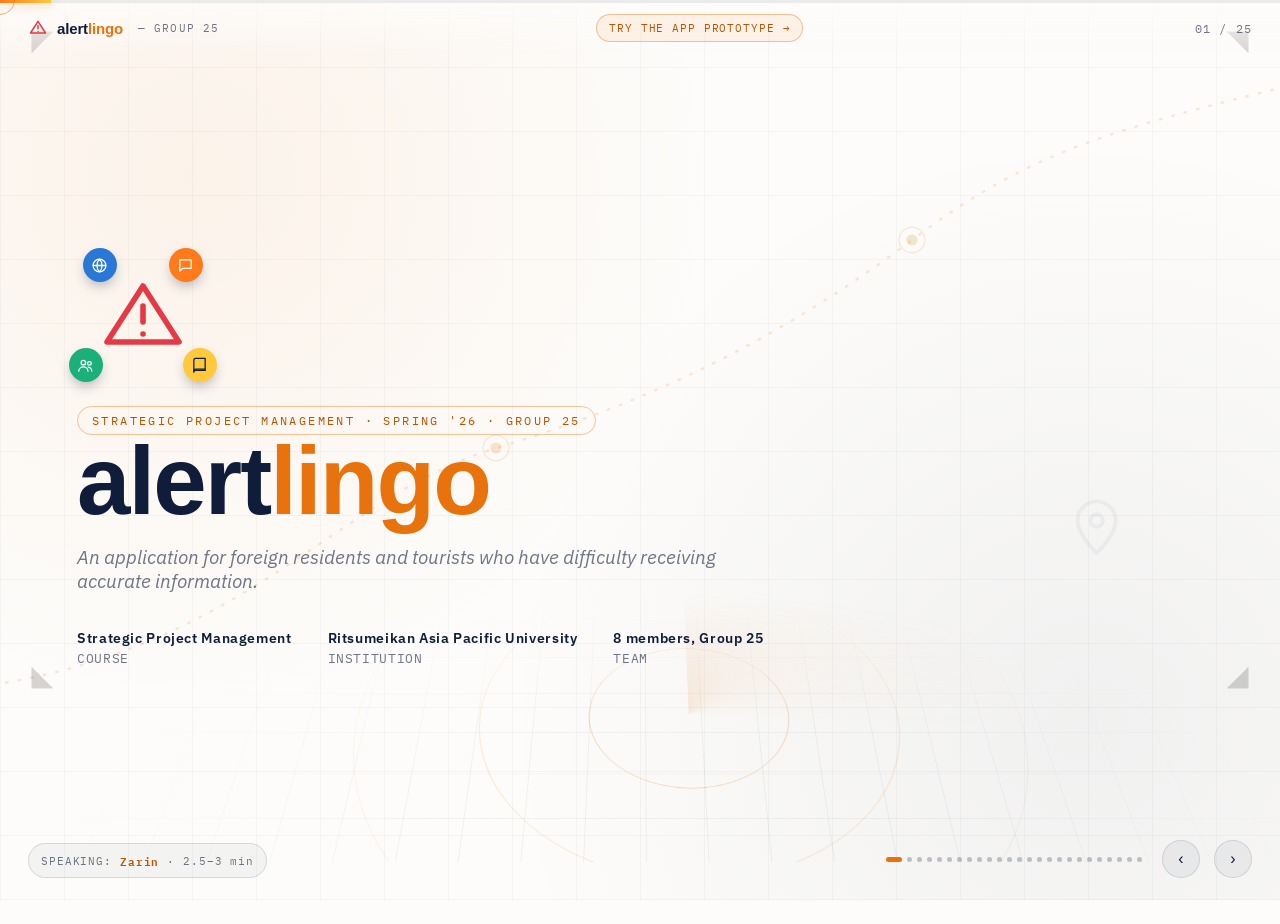
<file: index.html>
<!DOCTYPE html>
<html lang="en">
<head>
<meta charset="UTF-8">
<title>alertlingo — Group 25</title>
<meta name="description" content="alertlingo — a multilingual disaster-alert app for foreign residents and tourists in Japan. Strategic Project Management, Group 25.">
<meta name="viewport" content="width=device-width, initial-scale=1.0">
<link rel="icon" href="data:image/svg+xml,%3Csvg xmlns='http://www.w3.org/2000/svg' viewBox='0 0 100 100'%3E%3Crect width='100' height='100' rx='22' fill='%230F1D3A'/%3E%3Cpath d='M50 15 88 82H12z' fill='none' stroke='%23E63946' stroke-width='6' stroke-linejoin='round'/%3E%3Cpath d='M50 40v18M50 66h.01' stroke='%23E63946' stroke-width='6' stroke-linecap='round'/%3E%3C/svg%3E">
<meta property="og:type" content="website">
<meta property="og:title" content="alertlingo — Group 25">
<meta property="og:description" content="A Japan where no foreigner is left behind in a disaster — because language was never a barrier to survival.">
<meta property="og:image" content="https://farhan-rafin.github.io/safebridge-japan-deck/og-image.png">
<meta name="twitter:card" content="summary_large_image">
<link rel="preconnect" href="https://fonts.googleapis.com">
<link href="https://fonts.googleapis.com/css2?family=Archivo+Expanded:wght@600;700;800&family=IBM+Plex+Sans:wght@400;500;600;700&family=IBM+Plex+Mono:wght@400;500;600&display=swap" rel="stylesheet">
<style>
:root{
  --navy:#0F1D3A;
  --navy-2:#152647;
  --orange:#E8720C;
  --orange-bright:#FF7A1A;
  --orange-dark:#B85400;
  --gold:#B98A00;
  --gold-bright:#FFC93C;
  --red:#C0392B;
  --red-bright:#E63946;
  --paper:#F7F5F0;
  --bg:#FDFCFA;
  --ink:#0F1D3A;
  --white:#FFFFFF;
  --mist:rgba(15,29,58,0.60);
  --line:rgba(15,29,58,0.12);
  --font-display:'Archivo Expanded', sans-serif;
  --font-body:'IBM Plex Sans', sans-serif;
  --font-mono:'IBM Plex Mono', monospace;
  /* legacy aliases so every existing component reads the new brand automatically */
  --green:var(--orange); --green-bright:var(--orange-bright); --green-dark:var(--orange-dark);
  --amber:var(--gold); --amber-bright:var(--gold-bright);
}
*{box-sizing:border-box; margin:0; padding:0;}
html,body{
  background:var(--bg);
  color:var(--ink);
  font-family:var(--font-body);
  overflow:hidden;
  height:100%;
  width:100%;
}
body{
  background-image:
    radial-gradient(circle at 15% 20%, rgba(232,114,12,0.07), transparent 40%),
    radial-gradient(circle at 85% 80%, rgba(15,29,58,0.05), transparent 45%),
    repeating-linear-gradient(90deg, rgba(15,29,58,0.035) 0px, rgba(15,29,58,0.035) 1px, transparent 1px, transparent 64px),
    repeating-linear-gradient(0deg, rgba(15,29,58,0.035) 0px, rgba(15,29,58,0.035) 1px, transparent 1px, transparent 64px);
}

/* ===== chrome ===== */
#topbar{
  position:fixed; top:0; left:0; right:0; height:56px; z-index:50;
  display:flex; align-items:center; justify-content:space-between;
  padding:0 28px; background:linear-gradient(180deg, rgba(253,252,250,0.94), rgba(253,252,250,0));
  pointer-events:none;
}
#brandmark{
  display:flex; align-items:center; gap:9px; font-family:var(--font-display); font-weight:800; font-size:15px; letter-spacing:-0.01em;
}
#brandmark .bmark{width:20px;height:20px;flex-shrink:0;}
#brandmark .lingo{color:var(--orange);}
#brandmark .grp{font-family:var(--font-mono); font-weight:400; font-size:11px; letter-spacing:0.1em; color:var(--mist); margin-left:6px;}
#counter{font-family:var(--font-mono); font-size:12px; letter-spacing:0.1em; color:var(--mist);}
#routewrap{position:fixed; top:0; left:0; right:0; height:3px; z-index:60; background:rgba(15,29,58,0.08);}
#routefill{height:100%; width:0%; background:linear-gradient(90deg, var(--orange-bright), var(--gold-bright)); transition:width .5s cubic-bezier(.65,0,.35,1); box-shadow:0 0 12px rgba(232,114,12,.6);}

#bgDecor{position:fixed; inset:0; z-index:1; pointer-events:none;}

#nav{
  position:fixed; bottom:22px; right:28px; z-index:50;
  display:flex; align-items:center; gap:14px;
}
.navbtn{
  width:38px;height:38px;border-radius:50%;border:1px solid var(--line);
  background:rgba(15,29,58,0.05); color:var(--ink); cursor:pointer;
  display:flex;align-items:center;justify-content:center; font-size:16px;
  transition:all .2s ease;
}
.navbtn:hover{background:var(--orange); border-color:var(--orange); color:var(--white);}
#dots{display:flex; gap:5px; align-items:center; margin:0 6px; max-width:260px; overflow:hidden;}
.dotnav{width:5px;height:5px;border-radius:50%;background:rgba(15,29,58,0.25); transition:all .25s ease; flex-shrink:0;}
.dotnav.active{background:var(--orange); width:16px; border-radius:3px;}

#appLinkPill{pointer-events:auto; font-family:var(--font-mono); font-size:11px; letter-spacing:0.08em; color:var(--orange-dark); border:1px solid rgba(232,114,12,0.4); background:rgba(232,114,12,0.08); padding:6px 12px; border-radius:20px; text-decoration:none; margin-right:14px;}

#speakerTag{
  position:fixed; bottom:22px; left:28px; z-index:50;
  font-family:var(--font-mono); font-size:11px; letter-spacing:0.08em; color:var(--mist);
  display:flex; align-items:center; gap:8px;
  padding:7px 12px; border:1px solid var(--line); border-radius:20px; background:rgba(15,29,58,0.04);
}
#speakerTag .who{color:var(--orange-dark); font-weight:600;}

/* ===== slides ===== */
#deck{position:relative; width:100%; height:100%;}
.slide{
  position:absolute; inset:0; padding:clamp(70px,10vh,110px) clamp(32px,6vw,90px) clamp(50px,8vh,90px);
  display:flex; flex-direction:column; justify-content:center;
  opacity:0; visibility:hidden; transform:translateY(24px);
  transition:opacity .55s ease, transform .55s cubic-bezier(.2,.8,.2,1), visibility 0s linear .55s;
  overflow-y:auto; overflow-x:hidden; z-index:2;
}
.slide.active{
  opacity:1; visibility:visible; transform:translateY(0);
  transition:opacity .55s ease, transform .55s cubic-bezier(.2,.8,.2,1), visibility 0s;
}
.slide .reveal{opacity:0; transform:translateY(14px); transition:opacity .5s ease, transform .5s ease;}
.slide.active .reveal{opacity:1; transform:translateY(0);}
.slide.active .reveal:nth-child(1){transition-delay:.08s;}
.slide.active .reveal:nth-child(2){transition-delay:.16s;}
.slide.active .reveal:nth-child(3){transition-delay:.24s;}
.slide.active .reveal:nth-child(4){transition-delay:.32s;}
.slide.active .reveal:nth-child(5){transition-delay:.4s;}

.eyebrow{
  font-family:var(--font-mono); font-size:12px; letter-spacing:0.18em; text-transform:uppercase;
  color:var(--orange-dark); display:flex; align-items:center; gap:8px; margin-bottom:14px;
}
.eyebrow::before{content:''; width:22px; height:2px; background:var(--orange-dark);}
h1.title{
  font-family:var(--font-display); font-weight:700; font-size:clamp(26px,3.1vw,40px); line-height:1.12;
  letter-spacing:-0.01em; margin-bottom:16px; max-width:920px;
}
p.lead{font-size:clamp(14px,1.3vw,17px); line-height:1.55; color:var(--mist); max-width:700px; margin-bottom:20px;}

/* icon */
.icn{width:22px;height:22px; stroke:currentColor; fill:none; stroke-width:1.8; stroke-linecap:round; stroke-linejoin:round; flex-shrink:0;}

/* bullet list */
ul.blist{list-style:none; display:flex; flex-direction:column; gap:14px; max-width:760px;}
ul.blist li{display:flex; gap:14px; align-items:flex-start;}
ul.blist .ico-box{width:34px;height:34px;border-radius:9px;background:rgba(232,114,12,0.14); border:1px solid rgba(232,114,12,0.35); display:flex; align-items:center; justify-content:center; color:var(--orange-dark); flex-shrink:0;}
ul.blist .txt b{display:block; font-size:15px; font-weight:600; margin-bottom:2px;}
ul.blist .txt span{font-size:13.5px; color:var(--mist); line-height:1.5;}

/* ===== brand logo mark ===== */
.logomark{display:inline-flex; align-items:center; justify-content:center;}
.logo-orbit{position:relative; width:132px; height:132px; flex-shrink:0;}
.logo-orbit .core{position:absolute; top:18px; left:18px; width:96px; height:96px; color:var(--red-bright); stroke-width:1.4;}
.logo-orbit .sat{position:absolute; width:34px;height:34px;border-radius:50%; display:flex; align-items:center; justify-content:center; color:#fff; box-shadow:0 6px 14px -4px rgba(15,29,58,0.4);}
.logo-orbit .sat svg{width:17px;height:17px;}
.logo-orbit .sat.s1{top:-4px; left:6px; background:#2a78d6;}
.logo-orbit .sat.s2{top:-4px; right:6px; background:var(--orange-bright);}
.logo-orbit .sat.s3{bottom:2px; left:-8px; background:#1baf7a;}
.logo-orbit .sat.s4{bottom:2px; right:-8px; background:var(--gold-bright); color:var(--navy);}
.wordmark{font-family:var(--font-display); font-weight:800; letter-spacing:-0.01em;}
.wordmark .a{color:var(--navy);} .wordmark .l{color:var(--orange);}

/* cover */
.cover-wrap{display:flex; flex-direction:column; align-items:flex-start; justify-content:center; height:100%; position:relative; perspective:1400px;}
.c3d-ground{
  position:absolute; left:-12%; bottom:0; width:124%; height:86%; z-index:-1;
  transform-origin:50% 100%; transform:rotateX(57deg) translateZ(-50px);
  pointer-events:none; overflow:hidden;
  background-image:linear-gradient(rgba(15,29,58,0.055) 1px, transparent 1px), linear-gradient(90deg, rgba(15,29,58,0.055) 1px, transparent 1px);
  background-size:64px 64px;
  -webkit-mask-image:radial-gradient(ellipse 62% 80% at 54% 92%, #000 32%, transparent 76%);
  mask-image:radial-gradient(ellipse 62% 80% at 54% 92%, #000 32%, transparent 76%);
}
.c3d-ground .ring{position:absolute; left:54%; top:66%; border-radius:50%; border:1.5px solid rgba(232,114,12,0.30); transform:translate(-50%,-50%);}
.c3d-ground .ring.r1{width:230px; height:230px;}
.c3d-ground .ring.r2{width:480px; height:480px; border-color:rgba(232,114,12,0.20);}
.c3d-ground .ring.r3{width:760px; height:760px; border-color:rgba(232,114,12,0.12);}
.c3d-ground .sweep{
  position:absolute; left:54%; top:66%; width:760px; height:760px; border-radius:50%;
  transform:translate(-50%,-50%) rotate(0deg);
  background:conic-gradient(from 0deg, rgba(232,114,12,0.14), transparent 26%);
  animation:c3dSweep 10s linear infinite;
}
@keyframes c3dSweep{to{transform:translate(-50%,-50%) rotate(360deg);}}
@media (prefers-reduced-motion:reduce){ .c3d-ground .sweep{animation:none;} }
.cover-top{display:flex; align-items:center; gap:18px; margin-bottom:22px;}
.cover-badge{font-family:var(--font-mono); font-size:12px; letter-spacing:0.2em; color:var(--orange-dark); border:1px solid rgba(232,114,12,0.4); padding:6px 14px; border-radius:20px; transition:transform .12s ease-out; will-change:transform;}
.cover-title{font-family:var(--font-display); font-weight:800; font-size:clamp(48px,8vw,96px); line-height:0.95; letter-spacing:-0.02em; margin-bottom:18px; transition:transform .12s ease-out; transform-style:preserve-3d; will-change:transform;}
.cover-title .a{color:var(--navy);} .cover-title .l{color:var(--orange);}
.cover-tag{font-size:19px; color:var(--mist); font-style:italic; margin-bottom:36px; max-width:640px; transition:transform .12s ease-out; will-change:transform;}
.cover-meta{display:flex; gap:36px; font-family:var(--font-mono); font-size:12.5px; color:var(--mist); letter-spacing:0.05em; transition:transform .12s ease-out; will-change:transform;}
.cover-meta div b{display:block; color:var(--ink); font-size:13.5px; margin-bottom:3px; font-family:var(--font-body); font-weight:600;}

/* team */
.team-grid{display:grid; grid-template-columns:repeat(4,1fr); gap:13px; max-width:1100px;}
.team-card{background:rgba(15,29,58,0.04); border:1px solid var(--line); border-radius:14px; padding:15px; transition:border-color .2s, transform .25s ease; transform-style:preserve-3d;}
.team-card:hover{border-color:var(--orange); transform:perspective(700px) rotateX(5deg) translateY(-4px);}
.team-avatar{width:38px;height:38px;border-radius:50%; background:var(--orange-bright); display:flex;align-items:center;justify-content:center; font-family:var(--font-display); font-weight:700; color:var(--navy); font-size:14px; margin-bottom:10px; overflow:hidden;}
.team-avatar img{width:100%;height:100%;object-fit:cover; display:block;}
.team-name{font-weight:600; font-size:13.5px; margin-bottom:2px;}
.team-role{font-size:10.5px; color:var(--orange-dark); font-family:var(--font-mono); letter-spacing:0.04em; margin-bottom:6px; text-transform:uppercase;}
.team-desc{font-size:11.5px; color:var(--mist); line-height:1.42;}

/* twocol */
.twocol{display:grid; grid-template-columns:1fr 1fr; gap:36px; max-width:1050px;}
.col-card{background:rgba(15,29,58,0.03); border:1px solid var(--line); border-radius:16px; padding:26px;}
.col-card.warn{border-color:rgba(230,57,70,0.35); background:rgba(230,57,70,0.06);}
.col-card.good{border-color:rgba(232,114,12,0.35); background:rgba(232,114,12,0.06);}
.col-head{display:flex; align-items:center; gap:10px; margin-bottom:16px; font-family:var(--font-display); font-weight:700; font-size:17px;}
.col-card.warn .col-head{color:var(--red);}
.col-card.good .col-head{color:var(--orange-dark);}
.col-card ul{list-style:none; display:flex; flex-direction:column; gap:11px;}
.col-card ul li{font-size:14px; color:var(--mist); padding-left:16px; position:relative; line-height:1.5;}
.col-card ul li::before{content:''; position:absolute; left:0; top:7px; width:6px;height:6px;border-radius:50%;background:currentColor; opacity:.6;}

/* feature grid */
.fgrid{display:grid; grid-template-columns:repeat(var(--cols,3), 1fr); gap:16px; max-width:1100px;}
.fcard{background:rgba(15,29,58,0.04); border:1px solid var(--line); border-radius:16px; padding:22px; transition:transform .25s ease, border-color .2s, box-shadow .25s ease; transform-style:preserve-3d;}
.fcard:hover{transform:perspective(800px) rotateX(6deg) translateY(-5px); border-color:var(--orange); box-shadow:0 16px 30px -18px rgba(15,29,58,0.35);}
.fcard .ico-box{width:44px;height:44px;border-radius:11px; background:rgba(232,114,12,0.15); border:1px solid rgba(232,114,12,0.35); display:flex;align-items:center;justify-content:center; color:var(--orange-dark); margin-bottom:16px;}
.fcard h3{font-family:var(--font-display); font-size:16px; font-weight:700; margin-bottom:8px;}
.fcard p{font-size:13.5px; color:var(--mist); line-height:1.55;}
.fcard .tag{display:inline-block; margin-top:12px; font-family:var(--font-mono); font-size:10.5px; letter-spacing:0.06em; color:var(--gold); border:1px solid rgba(185,138,0,0.35); padding:3px 9px; border-radius:12px;}

/* persona */
.persona-wrap{display:flex; gap:44px; align-items:center; max-width:1100px;}
.persona-card{width:280px; flex-shrink:0; background:rgba(15,29,58,0.05); border:1px solid var(--line); border-radius:20px; padding:28px; text-align:center;}
.persona-avatar{width:84px;height:84px;border-radius:50%; margin:0 auto 16px; background:linear-gradient(135deg,var(--orange),var(--orange-dark)); display:flex;align-items:center;justify-content:center; font-family:var(--font-display); font-size:30px; font-weight:800; color:#fff;}
.persona-name{font-family:var(--font-display); font-size:22px; font-weight:700;}
.persona-sub{font-size:12.5px; color:var(--orange-dark); font-family:var(--font-mono); margin:4px 0 18px;}
.persona-stats{display:flex; flex-direction:column; gap:9px; text-align:left; font-size:12.5px; color:var(--mist); border-top:1px solid var(--line); padding-top:16px;}
.persona-stats b{color:var(--ink); font-weight:600;}
.persona-chips{flex:1;}
.persona-chips h4{font-family:var(--font-mono); font-size:11px; letter-spacing:0.12em; text-transform:uppercase; color:var(--red); margin-bottom:14px;}
.chip-row{display:flex; flex-wrap:wrap; gap:9px;}
.chip{font-size:13px; padding:9px 14px; border-radius:20px; background:rgba(230,57,70,0.08); border:1px solid rgba(230,57,70,0.3); color:var(--mist);}
.note-box{display:flex; gap:10px; align-items:flex-start; font-size:11.5px; color:var(--mist); background:rgba(15,29,58,0.04); border:1px solid var(--line); border-radius:10px; padding:10px 14px; margin-top:18px; max-width:1100px;}

/* journey */
.journey{position:relative; max-width:1100px; padding-top:20px;}
.journey-line{position:relative; height:2px; background:var(--line); margin:0 20px 40px; border-radius:2px; overflow:visible;}
.journey-line .fill{position:absolute; top:0; left:0; height:100%; width:0%; background:linear-gradient(90deg,var(--orange-bright),var(--gold-bright)); border-radius:2px;}
.journey-steps{display:grid; grid-template-columns:repeat(5,1fr); gap:14px;}
.journey-steps.n4{grid-template-columns:repeat(4,1fr);}
.jstep{text-align:left; position:relative;}
.jstep .num{width:34px;height:34px;border-radius:50%; background:var(--bg); border:2px solid var(--orange); color:var(--orange-dark); display:flex;align-items:center;justify-content:center; font-family:var(--font-mono); font-weight:600; font-size:13px; margin-bottom:12px;}
.jstep h4{font-size:13.5px; font-weight:600; margin-bottom:6px;}
.jstep p{font-size:12px; color:var(--mist); line-height:1.5;}

/* stakeholder list */
.sh-groups{display:flex; gap:40px; max-width:1100px;}
.sh-col{flex:1;}
.sh-col h3{font-family:var(--font-display); font-size:16px; margin-bottom:16px; display:flex; align-items:center; gap:8px;}
.sh-col.primary h3{color:var(--orange-dark);}
.sh-col.secondary h3{color:var(--gold);}
.sh-chip{display:flex; align-items:center; gap:12px; padding:13px 16px; background:rgba(15,29,58,0.04); border:1px solid var(--line); border-radius:12px; margin-bottom:10px; font-size:13.5px;}
.sh-chip .ico-box{width:30px;height:30px;border-radius:8px; display:flex;align-items:center;justify-content:center; flex-shrink:0;}
.sh-col.primary .ico-box{background:rgba(232,114,12,.15); color:var(--orange-dark);}
.sh-col.secondary .ico-box{background:rgba(185,138,0,.15); color:var(--gold);}

/* table */
table.dtable{width:100%; max-width:1130px; border-collapse:collapse; font-size:13px;}
table.dtable th{font-family:var(--font-mono); text-transform:uppercase; letter-spacing:0.06em; font-size:10.5px; color:var(--orange-dark); text-align:left; padding:10px 14px; border-bottom:2px solid rgba(232,114,12,.4);}
table.dtable td{padding:12px 14px; border-bottom:1px solid var(--line); color:var(--mist); vertical-align:top; line-height:1.45;}
table.dtable tr td:first-child{color:var(--ink); font-weight:600;}
table.dtable.compact th{padding:7px 12px;}
table.dtable.compact td{padding:8px 12px; line-height:1.35;}
.pill{display:inline-block; font-size:10.5px; font-family:var(--font-mono); padding:3px 9px; border-radius:10px; letter-spacing:.04em;}
.pill.high{background:rgba(230,57,70,.18); color:#ff8a93; border:1px solid rgba(230,57,70,.4);}
.pill.med{background:rgba(185,138,0,.18); color:var(--gold); border:1px solid rgba(185,138,0,.4);}
.pill.low{background:rgba(232,114,12,.18); color:var(--orange-bright); border:1px solid rgba(232,114,12,.4);}
.pill.reduce{background:rgba(232,114,12,.18); color:var(--orange-bright); border:1px solid rgba(232,114,12,.4);}
.pill.accept{background:rgba(42,120,214,.18); color:#6fa8ea; border:1px solid rgba(42,120,214,.4);}
.pill.transfer{background:rgba(15,29,58,.5); color:#c9d2e6; border:1px solid rgba(15,29,58,.7);}

/* phases */
.phase-row{display:grid; grid-template-columns:1fr 1fr; gap:22px; max-width:1100px;}
.phase-row.n1{grid-template-columns:1fr;}
.phase-card{background:rgba(15,29,58,0.04); border:1px solid var(--line); border-radius:16px; padding:24px; position:relative; overflow:hidden; border-top:3px solid var(--orange);}
.phase-card.c-blue{border-top-color:#2a78d6;}
.phase-card.c-green{border-top-color:#1baf7a;}
.phase-card.c-purple{border-top-color:#8a6fe0;}
.phase-card.c-navy{border-top-color:var(--navy);}
.phase-card::before{content:attr(data-n); position:absolute; top:-14px; right:8px; font-family:var(--font-display); font-size:78px; font-weight:800; color:rgba(15,29,58,0.04);}
.phase-card h3{font-family:var(--font-display); font-size:17px; margin-bottom:6px; color:var(--orange-dark);}
.phase-card .sub{font-family:var(--font-mono); font-size:11px; color:var(--gold); margin-bottom:14px; letter-spacing:.05em;}
.phase-card ul{list-style:none; display:flex; flex-direction:column; gap:8px;}
.phase-card ul li{font-size:13px; color:var(--mist); padding-left:14px; position:relative;}
.phase-card ul li::before{content:'→'; position:absolute; left:0; color:var(--orange);}
.phase-card .mvp{display:inline-flex; align-items:center; gap:6px; margin-top:10px; font-family:var(--font-mono); font-size:11px; background:rgba(232,114,12,.12); color:var(--orange-dark); border:1px solid rgba(232,114,12,.3); padding:5px 10px; border-radius:10px;}

/* success list */
.slist{display:flex; flex-direction:column; gap:14px; max-width:760px;}
.sitem{display:flex; gap:14px; align-items:flex-start; padding:14px 16px; background:rgba(232,114,12,0.05); border:1px solid rgba(232,114,12,0.2); border-radius:12px;}
.sitem .check{width:26px;height:26px;border-radius:50%; background:var(--orange); color:#fff; display:flex;align-items:center;justify-content:center; flex-shrink:0; font-weight:700; font-size:13px;}
.sitem b{display:block; font-size:14.5px; margin-bottom:2px;}
.sitem span{font-size:13px; color:var(--mist);}
.sitem .metric{font-family:var(--font-mono); font-size:11.5px; color:var(--orange-dark); margin-left:auto; white-space:nowrap; padding-left:12px;}

/* conclusion */
.conc-wrap{max-width:1130px;}
.conc-quote{font-family:var(--font-display); font-size:32px; line-height:1.28; font-weight:700; margin-bottom:22px;}
.conc-quote .hl{color:var(--orange);}
.conc-sub{font-size:15px; color:var(--mist); line-height:1.6; max-width:680px; margin-bottom:8px;}
.conc-grid{display:grid; grid-template-columns:repeat(4,1fr); gap:14px; max-width:1130px; margin:22px 0 24px;}
.conc-card{border-radius:14px; padding:18px; color:#fff;}
.conc-card h4{font-family:var(--font-display); font-size:14.5px; margin-bottom:6px;}
.conc-card p{font-size:12px; opacity:.85; line-height:1.5; margin-bottom:10px;}
.conc-card .stamp{font-family:var(--font-mono); font-size:10.5px; opacity:.8; display:flex; align-items:center; gap:6px;}
.conc-tagline{margin-top:10px; font-family:var(--font-mono); font-size:13px; color:var(--orange-dark); letter-spacing:.04em;}

/* ===== phone mockups ===== */
.mockup-row{display:flex; gap:22px; align-items:flex-start; flex-wrap:wrap;}
.phone{width:230px; flex-shrink:0; border-radius:32px; background:var(--navy); padding:10px; box-shadow:0 24px 50px -20px rgba(15,29,58,0.5);}
.phone .screen{background:#fff; border-radius:24px; overflow:hidden; min-height:420px; display:flex; flex-direction:column;}
.phone .statusbar{height:26px; display:flex; align-items:center; justify-content:space-between; padding:0 16px; font-family:var(--font-mono); font-size:9px; color:var(--mist);}
.phone .pbar{background:var(--navy); color:#fff; padding:10px 14px; font-family:var(--font-display); font-weight:700; font-size:13px; display:flex; align-items:center; justify-content:space-between;}
.phone .pbody{padding:12px; flex:1; display:flex; flex-direction:column; gap:10px;}
.phone .alertcard{border:1px solid var(--line); border-radius:14px; padding:14px; text-align:center;}
.phone .alertcard .tri{width:34px;height:34px;margin:0 auto 8px; color:var(--red-bright);}
.phone .alertcard h5{font-family:var(--font-display); font-size:13.5px; margin-bottom:4px;}
.phone .alertcard p{font-size:10px; color:var(--mist); line-height:1.4; margin-bottom:8px;}
.phone .statrow{display:flex; justify-content:space-around; border-top:1px solid var(--line); padding-top:8px; margin-top:4px;}
.phone .statrow div{text-align:center;}
.phone .statrow b{display:block; font-size:13px; font-family:var(--font-mono);}
.phone .statrow span{font-size:8px; color:var(--mist); text-transform:uppercase; letter-spacing:.04em;}
.phone .btnrow{display:flex; gap:8px;}
.phone .btnrow button{flex:1; padding:8px; border-radius:10px; font-size:10.5px; font-weight:600; border:none;}
.phone .btnrow .cancel{background:rgba(230,57,70,.12); color:var(--red);}
.phone .btnrow .view{background:rgba(42,120,214,.12); color:#2a78d6;}
.phone .miniactive{font-size:9px; color:var(--mist); text-transform:uppercase; letter-spacing:.05em; display:flex; justify-content:space-between; margin-top:2px;}
.phone .activerow{display:flex; align-items:center; gap:8px; padding:8px; background:rgba(15,29,58,0.03); border-radius:10px; font-size:10px;}
.phone .activerow .dot{width:20px;height:20px;border-radius:50%;background:rgba(230,57,70,.15); color:var(--red); display:flex;align-items:center;justify-content:center; flex-shrink:0;}
.phone .activerow .dot svg{width:11px;height:11px;}
.phone .navrow{margin-top:auto; display:flex; justify-content:space-around; border-top:1px solid var(--line); padding:8px 0 2px; }
.phone .navrow div{display:flex; flex-direction:column; align-items:center; gap:2px; font-size:7.5px; color:var(--mist);}
.phone .navrow svg{width:15px;height:15px;}
.phone .navrow .on{color:var(--orange-dark);}
.phone .mapzone{position:relative; background:var(--navy); border-radius:12px; flex:1; min-height:170px; overflow:hidden;}
.phone .mapzone svg{width:100%; height:100%;}
.phone .shelterbadge{position:absolute; top:8px; left:8px; right:8px; background:#fff; border-radius:10px; padding:8px 10px; display:flex; align-items:center; gap:8px; box-shadow:0 6px 14px rgba(0,0,0,.15);}
.phone .shelterbadge .go{width:24px;height:24px;border-radius:8px;background:rgba(232,114,12,.15); color:var(--orange-dark); display:flex;align-items:center;justify-content:center; flex-shrink:0;}
.phone .shelterbadge .go svg{width:13px;height:13px;}
.phone .shelterbadge b{font-size:12px; display:block;}
.phone .shelterbadge span{font-size:8.5px; color:var(--mist);}
.phone .turnbar{background:var(--navy); color:#fff; border-radius:12px; padding:10px 12px; display:flex; align-items:center; gap:10px;}
.phone .turnbar svg{width:18px;height:18px; flex-shrink:0;}
.phone .turnbar b{font-size:11.5px; display:block;}
.phone .turnbar span{font-size:9px; opacity:.7;}
.phone .arrivalrow{display:flex; align-items:center; justify-content:space-between; font-size:10px; color:var(--mist);}
.phone .arrivalrow button{background:var(--orange); color:#fff; border:none; padding:6px 14px; border-radius:10px; font-size:10.5px; font-weight:700;}
.mockup-caption{font-family:var(--font-mono); font-size:10.5px; letter-spacing:.06em; text-transform:uppercase; color:var(--orange-dark); text-align:center; margin-top:10px;}
.mockup-sub{font-size:11.5px; color:var(--mist); text-align:center; margin-top:2px; max-width:230px;}
.mockup-col{display:flex; flex-direction:column; align-items:center;}
.platform-feats{display:grid; grid-template-columns:repeat(2,1fr); gap:12px; flex:1; min-width:280px; align-content:start;}
.platform-feats .pf{background:rgba(15,29,58,0.04); border:1px solid var(--line); border-radius:12px; padding:14px;}
.platform-feats .pf .ico-box{width:32px;height:32px;border-radius:9px;background:rgba(232,114,12,.14); border:1px solid rgba(232,114,12,.32); color:var(--orange-dark); display:flex;align-items:center;justify-content:center; margin-bottom:8px;}
.platform-feats .pf h4{font-family:var(--font-display); font-size:13.5px; margin-bottom:4px;}
.platform-feats .pf p{font-size:11.5px; color:var(--mist); line-height:1.45;}

/* ===== risk heat matrix ===== */
.riskmatrix-wrap{display:flex; gap:34px; max-width:1130px; align-items:flex-start; flex-wrap:wrap;}
.rm-chart{display:flex; gap:8px; flex-shrink:0;}
.rm-ylab{display:flex; flex-direction:column-reverse; justify-content:space-between; font-size:10px; color:var(--mist); font-family:var(--font-mono); text-align:right; padding:2px 0; height:280px;}
.rm-grid{display:grid; grid-template-columns:repeat(5,52px); grid-template-rows:repeat(5,52px); gap:3px; position:relative;}
.rm-cell{border-radius:6px;}
.rm-badge{
  width:30px;height:30px;border-radius:50%; background:var(--navy); color:#fff; display:flex; align-items:center; justify-content:center;
  font-family:var(--font-mono); font-weight:700; font-size:11px; z-index:2; align-self:center; justify-self:center; box-shadow:0 4px 10px rgba(0,0,0,.25);
}
.rm-xlabs{display:grid; grid-template-columns:repeat(5,52px); gap:3px; margin-top:6px; font-size:9.5px; color:var(--mist); font-family:var(--font-mono); text-align:center;}
.rm-axistitle{font-family:var(--font-mono); font-size:10px; letter-spacing:.08em; text-transform:uppercase; color:var(--mist); text-align:center; margin-top:4px;}
.rm-ytitle{writing-mode:vertical-rl; transform:rotate(180deg); font-family:var(--font-mono); font-size:10px; letter-spacing:.08em; text-transform:uppercase; color:var(--mist); text-align:center;}
.rm-list{flex:1; min-width:340px; display:flex; flex-direction:column; gap:9px;}
.rm-row{display:flex; align-items:center; gap:12px; padding:11px 14px; background:rgba(15,29,58,0.03); border:1px solid var(--line); border-radius:12px;}
.rm-row .idc{width:28px;height:28px;border-radius:50%; background:var(--navy); color:#fff; display:flex;align-items:center;justify-content:center; font-family:var(--font-mono); font-weight:700; font-size:11px; flex-shrink:0;}
.rm-row .icobox{width:30px;height:30px;border-radius:9px; background:rgba(232,114,12,.13); color:var(--orange-dark); display:flex;align-items:center;justify-content:center; flex-shrink:0;}
.rm-row .icobox svg{width:16px;height:16px;}
.rm-row .txt{flex:1; min-width:0;}
.rm-row .txt b{font-size:13px; display:block;}
.rm-row .txt span{font-size:11px; color:var(--mist);}
.rm-row .score{font-family:var(--font-mono); font-size:16px; font-weight:700; text-align:center; width:34px; flex-shrink:0;}
.rm-row .implabel{font-size:10.5px; font-weight:600; width:82px; flex-shrink:0; text-align:right;}

/* ===== fishbone ===== */
.fishbone-wrap{position:relative; width:100%; max-width:1130px; margin:0 auto;}
.fishbone-svg{width:100%; height:auto; display:block;}
.fb-cat{position:absolute; width:230px;}
.fb-cat .lbl{display:inline-flex; align-items:center; gap:6px; font-family:var(--font-mono); font-weight:700; font-size:11px; letter-spacing:.05em; text-transform:uppercase; padding:4px 10px; border-radius:8px; color:#fff; margin-bottom:6px;}
.fb-cat ul{list-style:none; font-size:10.5px; color:var(--mist); line-height:1.5;}
.fb-cat ul li{margin-bottom:2px;}
.fb-legend{display:flex; gap:18px; flex-wrap:wrap; margin-top:14px; font-size:11px; color:var(--mist);}
.fb-legend b{color:var(--ink); font-family:var(--font-display); font-size:12px;}

/* ===== budget pie ===== */
.pie-wrap{display:flex; gap:50px; align-items:center; max-width:1130px; flex-wrap:wrap;}
.pie{width:230px; height:230px; border-radius:50%; flex-shrink:0; position:relative;}
.pie::after{content:''; position:absolute; inset:34px; border-radius:50%; background:var(--bg);}
.pie-legend{display:flex; flex-direction:column; gap:12px; flex:1; min-width:280px;}
.pie-row{display:flex; align-items:center; gap:12px;}
.pie-row .sw{width:14px;height:14px;border-radius:4px; flex-shrink:0;}
.pie-row .lbl{flex:1; font-size:13.5px; font-weight:600;}
.pie-row .pct{font-family:var(--font-mono); font-size:15px; font-weight:700; width:44px; text-align:right;}
.pie-row .desc{font-size:11.5px; color:var(--mist); display:block; font-weight:400;}

/* ===== problem stats (slide 3) ===== */
.stat-grid{display:grid; grid-template-columns:1fr 1fr; gap:10px;}
.stat-cell .ico-box{width:22px;height:22px;border-radius:7px;background:rgba(232,114,12,.14); border:1px solid rgba(232,114,12,.32); display:flex; align-items:center; justify-content:center; color:var(--orange-dark); margin-bottom:3px;}
.stat-cell .ico-box .icn{width:13px;height:13px;}
.stat-cell b{display:block; font-family:var(--font-display); font-size:17px; font-weight:800; line-height:1.1;}
.stat-cell span{display:block; font-size:9.5px; font-weight:600; color:var(--ink); margin-top:2px; line-height:1.28;}
.stat-cell em{display:block; font-style:normal; font-size:8.5px; color:var(--mist); margin-top:1px; line-height:1.3;}
.foot-cite{font-size:9px; color:var(--mist); margin-top:6px; line-height:1.5; max-width:1140px;}

/* ===== budget table + donut (slide 5) ===== */
.budget-wrap{display:grid; grid-template-columns:1.45fr 1.2fr; gap:24px; align-items:start; max-width:1170px;}
.budget-side{display:flex; flex-direction:column; gap:14px; align-items:center;}
.pie-center{position:relative; width:335px; height:335px; margin:4px auto 0;}
.pie-center .pie{position:absolute; inset:57px; width:221px; height:221px;}
.pie-center .pie::after{inset:35px;}
.pie-center .center-label{position:absolute; inset:92px; display:flex; flex-direction:column; align-items:center; justify-content:center; text-align:center; gap:4px;}
.pie-center .center-label b{font-family:var(--font-display); font-size:18px; font-weight:800;}
.pie-center .center-label span{font-size:9.5px; color:var(--mist); text-transform:uppercase; letter-spacing:.05em; max-width:125px; line-height:1.3;}
.pie-center .pie-leaders{position:absolute; inset:0; width:335px; height:335px; pointer-events:none; overflow:visible;}

/* ===== how it works (slide 6) ===== */
.hiw-wrap{display:flex; gap:20px; align-items:flex-start; flex-wrap:wrap;}
.phone-mini{width:150px; height:284px; overflow:hidden; flex-shrink:0;}
.phone-mini .phone-scale{transform:scale(0.65); transform-origin:top left; width:230px;}
.phone .optgrid{display:grid; grid-template-columns:1fr 1fr; gap:7px;}
.phone .optcell{border:1px solid var(--line); border-radius:10px; padding:8px 6px; font-size:9.5px; color:var(--mist); display:flex; flex-direction:column; align-items:center; gap:4px; text-align:center;}
.phone .optcell svg{width:14px;height:14px;}
.phone .langrow{margin-top:auto; display:flex; align-items:center; justify-content:space-between; padding:8px 4px 0; border-top:1px solid var(--line); font-size:9.5px; color:var(--mist);}
.hiw-steps-row{display:flex; align-items:center; gap:20px; flex-wrap:wrap;}
.hiw-steps-label{font-family:var(--font-mono); font-size:10.5px; text-transform:uppercase; letter-spacing:.06em; color:var(--orange-dark); display:flex; align-items:center; gap:6px; flex-shrink:0;}
.hiw-step-h{display:flex; align-items:flex-start; gap:9px; flex:1; min-width:160px;}
.hiw-step-h .n{width:23px;height:23px;border-radius:50%; background:var(--navy); color:#fff; font-family:var(--font-mono); font-size:11px; font-weight:700; display:flex; align-items:center; justify-content:center; flex-shrink:0;}
.hiw-step-h b{display:block; font-size:12.5px;}
.hiw-step-h span{font-size:10.5px; color:var(--mist); line-height:1.35;}

/* ===== phased pilot (slide 7) ===== */
.pilot-wrap{display:grid; grid-template-columns:2.15fr 1fr; gap:22px; align-items:start; max-width:1140px;}
.lang-list{display:flex; flex-direction:column; gap:7px;}
.lang-row{display:flex; align-items:center; gap:10px; font-size:12.5px; font-weight:600; padding:5px 0; border-bottom:1px solid var(--line);}
.lang-row:last-child{border-bottom:none;}
.lang-row .flag{font-size:17px; line-height:1;}

@media (max-width:900px){
  .slide{padding:90px 24px 70px;}
  .cover-title{font-size:44px;}
  .team-grid{grid-template-columns:repeat(2,1fr);}
  .fgrid{grid-template-columns:repeat(2,1fr) !important;}
  .twocol,.phase-row,.pie-wrap,.sh-groups,.riskmatrix-wrap,.conc-grid{grid-template-columns:1fr; flex-direction:column;}
  .journey-steps{grid-template-columns:repeat(2,1fr);}
  .journey-steps.n4{grid-template-columns:repeat(2,1fr);}
  .mockup-row{justify-content:center;}
}

/* ===== boot loader ===== */
#bootLoader{
  position:fixed; inset:0; z-index:500; background:var(--bg);
  display:flex; flex-direction:column; align-items:center; justify-content:center; gap:22px;
  transition:opacity .6s ease, visibility 0s linear 0s;
}
#bootLoader.done{opacity:0; visibility:hidden; transition:opacity .6s ease, visibility 0s linear .6s;}
.bootMark{font-family:var(--font-display); font-weight:800; font-size:24px; letter-spacing:0.01em;
  opacity:0; animation:bootFadeUp .6s ease forwards .1s;}
.bootMark .l{color:var(--orange);}
.bootTrack{width:220px; height:2px; background:var(--line); border-radius:2px; position:relative; overflow:hidden;
  opacity:0; animation:bootFadeUp .6s ease forwards .3s;}
.bootDot{position:absolute; top:50%; left:0; width:10px; height:10px; border-radius:50%; background:var(--orange-bright);
  transform:translate(-50%,-50%); box-shadow:0 0 10px rgba(232,114,12,.6); animation:bootTravel 1.3s cubic-bezier(.45,0,.55,1) infinite;}
@keyframes bootTravel{ 0%{left:0%;} 100%{left:100%;} }
.bootLabel{font-family:var(--font-mono); font-size:11px; letter-spacing:0.14em; text-transform:uppercase; color:var(--mist);
  opacity:0; animation:bootFadeUp .6s ease forwards .45s, bootBlink 1.4s ease-in-out infinite .45s;}
@keyframes bootFadeUp{ from{opacity:0; transform:translateY(8px);} to{opacity:1; transform:translateY(0);} }
@keyframes bootBlink{ 0%,100%{opacity:0.5;} 50%{opacity:1;} }

/* ===== custom cursor (fine-pointer devices only) ===== */
html.fine-pointer, html.fine-pointer *{cursor:none !important;}
#cursorDot,#cursorRing{position:fixed; top:0; left:0; pointer-events:none; z-index:400; border-radius:50%; display:none;}
html.fine-pointer #cursorDot,html.fine-pointer #cursorRing{display:block;}
#cursorDot{width:6px; height:6px; background:var(--orange-bright); transform:translate(-50%,-50%);}
#cursorRing{width:30px; height:30px; border:1.5px solid var(--orange); opacity:0.55;
  transform:translate(-50%,-50%); transition:transform .15s ease-out, width .2s ease, height .2s ease, opacity .2s ease, border-color .2s ease;}
#cursorRing.hover{width:46px; height:46px; opacity:0.9; border-color:var(--gold); background:rgba(185,138,0,0.06);}

</style>
</head>
<body>

<svg width="0" height="0" style="position:absolute">
<defs>
<symbol id="i-alert" viewBox="0 0 24 24"><path d="M3 18l9-14 9 14z"/><path d="M12 9v4M12 16h.01"/></symbol>
<symbol id="i-map" viewBox="0 0 24 24"><path d="M9 3 3 5v16l6-2 6 2 6-2V3l-6 2-6-2z"/><path d="M9 3v16M15 5v16"/></symbol>
<symbol id="i-wifi-off" viewBox="0 0 24 24"><path d="M2 2l20 20M8.5 16.5a5 5 0 0 1 7 0M5 12.5a10 10 0 0 1 5.5-3.5M19 12.5a10 10 0 0 0-3-3.5M12 20h.01"/></symbol>
<symbol id="i-globe" viewBox="0 0 24 24"><circle cx="12" cy="12" r="9"/><path d="M3 12h18M12 3a13 13 0 0 1 0 18 13 13 0 0 1 0-18z"/></symbol>
<symbol id="i-shield" viewBox="0 0 24 24"><path d="M12 2l8 3v6c0 5-3.4 8.7-8 11-4.6-2.3-8-6-8-11V5l8-3z"/></symbol>
<symbol id="i-users" viewBox="0 0 24 24"><circle cx="9" cy="8" r="3.2"/><path d="M2.5 20c0-3.5 3-6 6.5-6s6.5 2.5 6.5 6"/><circle cx="17.5" cy="9" r="2.6"/><path d="M15.8 14.2c2.7.4 5 2.5 5 5.8"/></symbol>
<symbol id="i-route" viewBox="0 0 24 24"><circle cx="5" cy="19" r="2.2"/><circle cx="19" cy="5" r="2.2"/><path d="M5 16.8V13a4 4 0 0 1 4-4h6a4 4 0 0 0 4-4"/></symbol>
<symbol id="i-clock" viewBox="0 0 24 24"><circle cx="12" cy="12" r="9"/><path d="M12 7v5l3.5 2"/></symbol>
<symbol id="i-phone" viewBox="0 0 24 24"><path d="M22 16.9v3a2 2 0 0 1-2.2 2 19.8 19.8 0 0 1-8.6-3.1 19.5 19.5 0 0 1-6-6A19.8 19.8 0 0 1 2.1 4.2 2 2 0 0 1 4 2h3a2 2 0 0 1 2 1.7c.1 1 .4 2 .7 3a2 2 0 0 1-.5 2.1L8 10.1a16 16 0 0 0 6 6l1.3-1.2a2 2 0 0 1 2.1-.5c1 .3 2 .5 3 .7a2 2 0 0 1 1.6 2z"/></symbol>
<symbol id="i-flag" viewBox="0 0 24 24"><path d="M5 21V4"/><path d="M5 4h11l-2.5 3.5L16 11H5"/></symbol>
<symbol id="i-coin" viewBox="0 0 24 24"><circle cx="12" cy="12" r="9"/><path d="M12 7v10M9 9.5a2.5 2 0 0 1 3-2h0a2.5 2 0 0 1 0 5 2.5 2 0 0 0 0 5h0a2.5 2 0 0 0 3-2"/></symbol>
<symbol id="i-gear" viewBox="0 0 24 24"><circle cx="12" cy="12" r="3.2"/><path d="M19.4 13.5a1.7 1.7 0 0 0 .3 1.9l.1.1a2 2 0 1 1-2.9 2.9l-.1-.1a1.7 1.7 0 0 0-1.9-.3 1.7 1.7 0 0 0-1 1.6V20a2 2 0 1 1-4 0v-.2a1.7 1.7 0 0 0-1-1.5 1.7 1.7 0 0 0-1.9.3l-.1.1a2 2 0 1 1-2.9-2.9l.1-.1a1.7 1.7 0 0 0 .3-1.9 1.7 1.7 0 0 0-1.6-1H4a2 2 0 1 1 0-4h.2a1.7 1.7 0 0 0 1.5-1 1.7 1.7 0 0 0-.3-1.9l-.1-.1a2 2 0 1 1 2.9-2.9l.1.1a1.7 1.7 0 0 0 1.9.3H10a1.7 1.7 0 0 0 1-1.6V4a2 2 0 1 1 4 0v.2a1.7 1.7 0 0 0 1 1.5 1.7 1.7 0 0 0 1.9-.3l.1-.1a2 2 0 1 1 2.9 2.9l-.1.1a1.7 1.7 0 0 0-.3 1.9V10a1.7 1.7 0 0 0 1.6 1H20a2 2 0 1 1 0 4h-.2a1.7 1.7 0 0 0-1.5 1z"/></symbol>
<symbol id="i-warn" viewBox="0 0 24 24"><path d="M10.3 3.9 2 18a2 2 0 0 0 1.7 3h16.6a2 2 0 0 0 1.7-3L13.7 3.9a2 2 0 0 0-3.4 0z"/><path d="M12 9v4M12 16.5h.01"/></symbol>
<symbol id="i-check" viewBox="0 0 24 24"><path d="M20 6 9 17l-5-5"/></symbol>
<symbol id="i-scale" viewBox="0 0 24 24"><path d="M12 3v18M5 7l-3 6a3 3 0 0 0 6 0zM19 7l-3 6a3 3 0 0 0 6 0zM5 7h14M7 21h10"/></symbol>
<symbol id="i-target" viewBox="0 0 24 24"><circle cx="12" cy="12" r="9"/><circle cx="12" cy="12" r="5"/><circle cx="12" cy="12" r="1.3"/></symbol>
<symbol id="i-pin" viewBox="0 0 24 24"><path d="M12 21s7-6.5 7-12a7 7 0 1 0-14 0c0 5.5 7 12 7 12z"/><circle cx="12" cy="9" r="2.3"/></symbol>
<symbol id="i-book" viewBox="0 0 24 24"><path d="M4 4.5A2.5 2.5 0 0 1 6.5 2H20v17H6.5A2.5 2.5 0 0 0 4 21.5v-17z"/><path d="M4 19.5A2.5 2.5 0 0 1 6.5 17H20"/></symbol>
<symbol id="i-hand" viewBox="0 0 24 24"><path d="M8 12V4a1.5 1.5 0 0 1 3 0v6M11 10V3a1.5 1.5 0 0 1 3 0v7M14 10.5V5a1.5 1.5 0 0 1 3 0v9M8 11l-2.2 2a2.6 2.6 0 0 0-.2 3.4l3 4A5 5 0 0 0 12.6 22H15a5 5 0 0 0 5-5v-4.5a1.5 1.5 0 0 0-3 0"/></symbol>
<symbol id="i-chat" viewBox="0 0 24 24"><path d="M4 4h16v12H8l-4 4z"/></symbol>
<symbol id="i-home" viewBox="0 0 24 24"><path d="M3 11l9-8 9 8"/><path d="M5 10v10h14V10"/></symbol>
<symbol id="i-bell" viewBox="0 0 24 24"><path d="M6 10a6 6 0 0 1 12 0c0 5 2 6 2 6H4s2-1 2-6z"/><path d="M10 20a2 2 0 0 0 4 0"/></symbol>
<symbol id="i-info" viewBox="0 0 24 24"><circle cx="12" cy="12" r="9"/><path d="M12 11v6M12 7.5h.01"/></symbol>
<symbol id="i-monitor" viewBox="0 0 24 24"><rect x="3" y="4" width="18" height="13" rx="1.5"/><path d="M8 21h8M12 17v4"/></symbol>
<symbol id="i-lock" viewBox="0 0 24 24"><rect x="5" y="11" width="14" height="9" rx="1.5"/><path d="M8 11V7a4 4 0 0 1 8 0v4"/></symbol>
<symbol id="i-layers" viewBox="0 0 24 24"><path d="M12 3 3 8l9 5 9-5-9-5z"/><path d="M3 13l9 5 9-5M3 18l9 5 9-5"/></symbol>
<symbol id="i-cloud" viewBox="0 0 24 24"><path d="M7 18a4.5 4.5 0 0 1-1-8.9 5.5 5.5 0 0 1 10.6-1.6A4.5 4.5 0 0 1 17 18H7z"/></symbol>
<symbol id="i-drive" viewBox="0 0 24 24"><path d="M9 3h6l6 10-3 5H6l-3-5z"/><path d="M6 18l3-5h6l3 5"/></symbol>
<symbol id="i-trello" viewBox="0 0 24 24"><rect x="3" y="4" width="18" height="16" rx="2"/><rect x="6.5" y="7" width="4.5" height="9"/><rect x="13" y="7" width="4.5" height="6"/></symbol>
<symbol id="i-form" viewBox="0 0 24 24"><path d="M6 2h9l5 5v15H6z"/><path d="M9 12h8M9 16h8M9 8h4"/></symbol>
<symbol id="i-calendar" viewBox="0 0 24 24"><rect x="3" y="5" width="18" height="16" rx="2"/><path d="M3 10h18M8 3v4M16 3v4"/><path d="m9 15 2 2 4-4"/></symbol>
<symbol id="i-heart" viewBox="0 0 24 24"><path d="M12 21s-7-4.6-9.7-9C.5 8.3 2 4 6 4c2 0 3.3 1 4 2.3C10.7 5 12 4 14 4c4 0 5.5 4.3 3.7 8-2.7 4.4-9.7 9-9.7 9z"/></symbol>
</defs>
</svg>

<svg id="bgDecor" viewBox="0 0 1600 900" preserveAspectRatio="xMidYMid slice" xmlns="http://www.w3.org/2000/svg">
  <path d="M -40 860 C 300 820, 420 620, 620 560 S 980 420, 1140 300 S 1400 160, 1680 90"
        fill="none" stroke="#E8720C" stroke-width="3" stroke-dasharray="2 14" stroke-linecap="round" opacity="0.16"/>
  <circle cx="620" cy="560" r="7" fill="#E8720C" opacity="0.18"/>
  <circle cx="620" cy="560" r="16" fill="none" stroke="#E8720C" stroke-width="2" opacity="0.12"/>
  <circle cx="1140" cy="300" r="7" fill="#B98A00" opacity="0.18"/>
  <circle cx="1140" cy="300" r="16" fill="none" stroke="#B98A00" stroke-width="2" opacity="0.12"/>

  <g transform="translate(1330,620) scale(3.4)" opacity="0.045">
    <path d="M12 21s7-6.5 7-12a7 7 0 1 0-14 0c0 5.5 7 12 7 12z" fill="none" stroke="#0F1D3A" stroke-width="1.4"/>
    <circle cx="12" cy="9" r="2.3" fill="none" stroke="#0F1D3A" stroke-width="1.4"/>
  </g>

  <g stroke="#0F1D3A" stroke-width="1.4" opacity="0.16">
    <path d="M40 66 v-26 h26"/>
    <path d="M1560 66 v-26 h-26"/>
    <path d="M40 834 v26 h26"/>
    <path d="M1560 834 v26 h-26"/>
  </g>
</svg>
<div id="routewrap"><div id="routefill"></div></div>
<div id="topbar">
  <div id="brandmark"><svg class="bmark icn" viewBox="0 0 24 24" style="color:#E63946"><use href="#i-alert"/></svg><span class="wordmark">alert<span class="lingo">lingo</span></span><span class="grp">— GROUP 25</span></div>
  <a id="appLinkPill" href="app/">TRY THE APP PROTOTYPE →</a>
  <div id="counter">01 / 28</div>
</div>

<div id="bootLoader">
  <div class="bootMark">alert<span class="l">lingo</span></div>
  <div class="bootTrack"><div class="bootDot"></div></div>
  <div class="bootLabel">Calibrating route…</div>
</div>
<div id="cursorDot"></div>
<div id="cursorRing"></div>

<div id="deck"></div>

<div id="speakerTag">SPEAKING: <span class="who" id="speakerName">Zarin</span> · <span id="speakerTime">2.5–3 min</span></div>
<div id="nav">
  <div id="dots"></div>
  <button class="navbtn" id="prevBtn">‹</button>
  <button class="navbtn" id="nextBtn">›</button>
</div>

<script>
const ICON = (name)=>`<svg class="icn"><use href="#i-${name}"/></svg>`;
const LOGO_ORBIT = ()=>`<div class="logo-orbit">
  <svg class="icn core" viewBox="0 0 24 24"><use href="#i-alert"/></svg>
  <div class="sat s1">${ICON('globe')}</div>
  <div class="sat s2">${ICON('chat')}</div>
  <div class="sat s3">${ICON('users')}</div>
  <div class="sat s4">${ICON('book')}</div>
</div>`;

const SLIDES = [
// 1 — Cover ----------------------------------------------------------------
{kind:'cover', speaker:'Zarin', time:'2.5–3 min', data:{
  badge:'STRATEGIC PROJECT MANAGEMENT · SPRING \'26 · GROUP 25',
  tag:'An application for foreign residents and tourists who have difficulty receiving accurate information.',
  meta:[
    {l:'COURSE', v:'Strategic Project Management'},
    {l:'INSTITUTION', v:'Ritsumeikan Asia Pacific University'},
    {l:'TEAM', v:'8 members, Group 25'},
  ]
}},
// 2 — Team ----------------------------------------------------------------
{kind:'team', speaker:'Zarin', time:'2.5–3 min', data:{
  eyebrow:'The people behind it', title:'Team & role allocation',
  lead:'Eight of us, eight jobs. Everyone owns one piece of alertlingo end to end — nobody is just "helping out."',
  members:[
    {n:'ZT', photo:'', name:'Zarin Tasnim', role:'Project Manager', desc:'Opens the pitch, runs execution planning, closes on delivery vs. outcome.'},
    {n:'FA', photo:'', name:'Farhan Ahmed', role:'User & Problem Analyst', desc:'Owns the problem framing, user needs, and the persona journey.'},
    {n:'NH', photo:'', name:'Nahid Hasan', role:'Accessibility Lead', desc:'Vision, mission, and what "accessible" actually has to mean here.'},
    {n:'MT', photo:'', name:'Mayesha Tabassum', role:'Stakeholder Lead', desc:'Solution overview and the full stakeholder map.'},
    {n:'SR', photo:'', name:'Shreyas Reddy', role:'Digital Platform Lead', desc:'App, GPS routing, and everything that lives on a phone.'},
    {n:'EC', photo:'', name:'Eunjeong Choi', role:'Physical Materials Lead', desc:'Printed maps, pamphlets, and where they actually get handed out.'},
    {n:'JF', photo:'', name:'Jannat Fardous', role:'Finance Lead', desc:'Budget allocation, resourcing, where every yen goes.'},
    {n:'AM', photo:'', name:'Alvi Masrur', role:'Risk & Methodology Lead', desc:'Hybrid Agile, risk register, fishbone analysis, and the closing word.'},
  ]
}},
// 3 — Problem Background ----------------------------------------------------------------
{kind:'problemStats', speaker:'Farhan', time:'2 min', data:{
  eyebrow:'The problem', title:'When disaster hits, Japanese is the default language — and that leaves people out',
  lead:'Japan faces frequent earthquakes, typhoons, and tsunamis. Warning systems are built for speed — not for translation. For millions of foreign residents and tourists, critical information is often unreadable, unclear, or arrives too late to act.',
  stats:[
    {icon:'users', val:'3.77M+', label:'Foreign residents in Japan (2023)¹', sub:'Many struggle with Japanese emergency instructions.'},
    {icon:'globe', val:'25.1M+', label:'International visitors in 2024²', sub:'Tourists may not understand alerts while in danger.'},
    {icon:'warn', val:'2,000+', label:'Disaster events in Japan (2013–2023)³', sub:'Earthquakes, typhoons, and tsunamis — happening more often.'},
    {icon:'chat', val:'67%', label:'Of foreign residents say language is a major barrier in emergencies⁴', sub:'Information is hard to find, hard to read, or hard to trust.'},
  ],
  consequences:[
    {icon:'bell', h:'Japanese-only announcements', d:'Broadcasts, sirens, and signage are almost exclusively in Japanese.'},
    {icon:'route', h:'Evacuation confusion', d:'People may not understand where to go, how to go, or what to do.'},
    {icon:'phone', h:'J-Alert not user-friendly', d:'The official app is in Japanese and not designed for foreign language users.'},
    {icon:'users', h:'Long-term exclusion', d:'Foreign residents and tourists are left behind in times when every second matters.'},
  ],
  why:'In a disaster, not understanding the warning can be life-threatening. AlertLingo exists to close this language gap and make safety information accessible to all — in the moment that matters most.',
  footnotes:[
    'Ministry of Justice, Japan. (2023). Population of foreign nationals in Japan.',
    'Japan National Tourism Organization (JNTO). (2024). Visitor Arrivals to Japan.',
    'Cabinet Office. (2024). White Paper on Disaster Management in Japan.',
    'CLAIR. (2022). Survey on the daily life of foreign residents in Japan.',
  ]
}},
// 4 — User Needs & Pain Points ----------------------------------------------------------------
{kind:'twocol', speaker:'Farhan', time:'2 min', data:{
  eyebrow:'What people actually need', title:'User needs vs. pain points',
  left:{cls:'warn', head:'Pains', icon:'warn', items:[
    'Cannot parse Japanese-only alerts or loudspeaker warnings in the moment',
    'Evacuation maps and shelter signage give no usable direction',
    'Panic sets in fast when nothing around you makes sense',
    'Mobile data can drop out exactly when it\'s needed most',
    'Few English-speaking people nearby to ask for help',
  ]},
  right:{cls:'good', head:'What they need instead', icon:'target', items:[
    'Information fast — minutes matter, not hours',
    'Shelter guidance in plain language, not bureaucratic Japanese',
    'A version of the map that works with zero signal',
    'Icons and color-coding that need no translation at all',
    'A real person nearby who can point them the right way',
  ]},
  footer:{h:'In a disaster, clarity saves lives.', p:'People do not just need information — they need to understand it.', steps:['Understand','Act','Stay safe','Together']},
}},
// 5 — Indicative Beppu Pilot Budget (MVP) ----------------------------------------------------------------
{kind:'budgetTable', speaker:'Jannat', time:'1.5 min', data:{
  eyebrow:'Project financial strategy', title:'Indicative Beppu pilot budget (MVP)',
  lead:'This is an initial pilot budget for developing and testing the AlertLingo MVP in Beppu. The allocation is based on the project\'s work breakdown structure, expected resource needs, technical complexity, and risk exposure. Figures are indicative and subject to revision after supplier quotations and stakeholder consultation.',
  rows:[
    {cat:'Digital Development', desc:'Core of the project; highest technical and infrastructure cost. Includes prototype, maps integration, and offline features.', pct:40, amt:'400,000', color:'#8a6fe0'},
    {cat:'Human Resources & Translation', desc:'Skilled team and accurate translations are critical for life-saving information. Some support from volunteers and university partners.', pct:25, amt:'250,000', color:'#2a78d6'},
    {cat:'Physical Materials', desc:'Printed evacuation maps, signage, pamphlets, and informational guides. Limited distribution in Beppu during pilot phase.', pct:15, amt:'150,000', color:'#1baf7a'},
    {cat:'Workshops & Testing', desc:'Necessary for pilot validation and user feedback. Small-scale events in Beppu.', pct:10, amt:'100,000', color:'var(--gold-bright)'},
    {cat:'Contingency Fund', desc:'Provides financial buffer for uncertainties. Supports smooth pilot execution.', pct:10, amt:'100,000', color:'var(--red-bright)'},
  ],
  total:'1,000,000',
  why:'This allocation ensures that the most critical components (technology and skilled people) receive the highest investment while keeping the pilot cost-efficient and focused on impactful testing in Beppu.',
  note:'Indicative pilot budget: ¥1,000,000 for a limited Beppu phase using existing official data, selected languages, university support, and small-scale distribution. Costs will be refined after detailed quotations and consultation.',
}},
// 6 — AlertLingo: How It Works ----------------------------------------------------------------
{kind:'howItWorks', speaker:'Shreyas', time:'2 min', data:{
  eyebrow:'Project solution', title:'AlertLingo – How it works',
  lead:'AlertLingo is a multilingual disaster-communication platform that delivers real-time alerts, clear instructions, and guidance in the languages people understand. It helps foreign residents and tourists in Japan stay informed, act quickly, and reach safety.',
  feats:[
    {icon:'bell', h:'Real-time Multilingual Alerts', p:'Delivers official disaster alerts instantly in the user\'s selected language.'},
    {icon:'globe', h:'Automatic Translation', p:'Converts official Japanese information into clear multilingual guidance.'},
    {icon:'map', h:'Easy Evacuation Maps', p:'Shows the nearest shelters, routes, and safe areas with simple visuals.'},
    {icon:'users', h:'Community & Local Support', p:'Connects users with local support points and volunteers.'},
    {icon:'wifi-off', h:'Works Offline', p:'Important information stays accessible during internet disruption.'},
    {icon:'pin', h:'Customisable Notifications', p:'Users choose alert types and areas that matter to them.'},
    {icon:'info', h:'Clear Instructions', p:'Step-by-step guidance using simple language and universal icons.'},
    {icon:'lock', h:'Privacy & Data Security', p:'No unnecessary personal data; secure and trustworthy.'},
  ],
  steps:[
    {h:'Official alert issued', p:'Japan Meteorological Agency or local authorities issue a disaster alert.'},
    {h:'AlertLingo translates', p:'The platform converts the alert into the user\'s selected language.'},
    {h:'User receives alert', p:'Users get clear instructions, maps, and guidance in real time.'},
    {h:'User takes action', p:'Users follow the steps, find safe routes, and move toward safety.'},
  ],
  impact:[
    {icon:'shield', h:'Impact in Beppu and Beyond', p:'Empowers people with information they understand.'},
    {icon:'users', h:'Reduces confusion and panic', p:'during emergencies.'},
    {icon:'book', h:'Improves preparedness', p:'for foreign residents, students, and tourists.'},
    {icon:'heart', h:'Supports a safer, more inclusive Japan', p:''},
  ]
}},
// 7 — Phased Pilot Approach in Beppu ----------------------------------------------------------------
{kind:'phasedPilot', speaker:'Zarin', time:'2 min', data:{
  eyebrow:'Project plan', title:'Phased pilot approach in Beppu',
  lead:'AlertLingo will be developed and tested in Beppu through a phased approach to ensure quality, user validation and continuous improvement before wider expansion.',
  phases:[
    {n:'01', h:'Research & Planning', sub:'Month 1', color:'c-purple', items:['Needs assessment with foreign residents, tourists and local stakeholders','Review existing disaster communication systems','Define MVP features and technical scope','Finalise project plan and success indicators']},
    {n:'02', h:'Development of MVP', sub:'Months 2–3', color:'c-blue', items:['Build core app features (alerts, translations, maps, instructions)','Integrate reliable official disaster data sources','Design user-friendly interface','Internal testing and bug fixing']},
    {n:'03', h:'Pilot Testing in Beppu', sub:'Months 4–5', color:'c-green', items:['Release MVP to a limited group of users','Conduct usability testing and gather feedback','Validate translations and map accuracy','Identify issues and improvement areas']},
    {n:'04', h:'Evaluation & Refinement', sub:'Month 6', color:'', items:['Evaluate pilot results against success metrics','Refine features and fix identified issues','Improve system stability and user experience','Prepare for wider rollout']},
    {n:'05', h:'Expansion Roadmap', sub:'Beyond Month 6', color:'c-navy', items:['Plan expansion to other areas in Oita Prefecture','Scale to other cities across Japan','Add more languages based on demand','Build partnerships for long-term sustainability']},
  ],
  approach:[
    {icon:'users', h:'User-centred design and continuous feedback'},
    {icon:'shield', h:'Reliable data and secure technology'},
    {icon:'hand', h:'Local partnership and community involvement'},
    {icon:'scale', h:'Data-driven decisions for better impact'},
  ],
  langNote:'AlertLingo will focus on the 5 most spoken languages among foreign residents and tourists in Japan.',
  langs:[
    {flag:'🇺🇸', name:'English'},
    {flag:'🇨🇳', name:'Chinese (Simplified)'},
    {flag:'🇹🇼', name:'Chinese (Traditional)'},
    {flag:'🇰🇷', name:'Korean'},
    {flag:'🇻🇳', name:'Vietnamese'},
    {flag:'🇳🇵', name:'Nepali'},
  ],
  pilot:{h:'Beppu, Oita, Japan', p:'A diverse tourist destination with many foreign visitors and residents.'},
}},
// 8 — Persona ----------------------------------------------------------------
{kind:'persona', speaker:'Farhan', time:'2 min (1/2)', data:{
  eyebrow:'Putting a face on it', title:'Meet Lucas',
  name:'Lucas Almeida', sub:'EXCHANGE STUDENT · APU, BEPPU',
  stats:[
    {l:'Age', v:'21'},
    {l:'Time in Japan', v:'3 months'},
    {l:'Japanese level', v:'JLPT N5 — basic greetings only'},
    {l:'Living situation', v:'Shared dorm, 10 minutes from campus'},
  ],
  chipHead:'His pain points',
  chips:['Can\'t read the evacuation map near his dorm','Missed a typhoon warning entirely last month','Doesn\'t know a single neighbor by name yet','No idea where the nearest shelter even is'],
  note:'Lucas is an illustrative persona built for this presentation — not a real APU student. Details are constructed to be representative, not sourced.'
}},
// 9 — Journey ----------------------------------------------------------------
{kind:'journey', speaker:'Farhan', time:'2 min (2/2)', data:{
  eyebrow:'His journey with alertlingo', title:'From alert to shelter, in under three minutes',
  steps:[
    {icon:'bell', h:'Alert lands', p:'J-Alert fires in Japanese and English at the same time.'},
    {icon:'phone', h:'Opens the app', p:'One tap shows the nearest verified shelter, already routed.'},
    {icon:'route', h:'Follows the route', p:'GPS line matches the color-coded route on printed signage.'},
    {icon:'wifi-off', h:'Signal drops, map stays', p:'Even offline — maps were pre-downloaded on install.'},
    {icon:'hand', h:'Volunteer confirms', p:'A trained local resident points him the last block, in plain English.'},
  ]
}},
// 10 — Stakeholders list ----------------------------------------------------------------
{kind:'stakeholderList', speaker:'Mayesha', time:'2 min', data:{
  eyebrow:'Who this touches', title:'Primary and secondary stakeholders',
  primary:{h:'Primary', items:[
    {icon:'users', t:'Foreign residents & tourists', d:'The reason this exists.'},
    {icon:'flag', t:'Local government & JMA', d:'Source of every official alert we translate.'},
    {icon:'shield', t:'Disaster response agencies', d:'Fire, police, coast guard — field-level accuracy.'},
  ]},
  secondary:{h:'Secondary', items:[
    {icon:'map', t:'Hotels, stations, universities, konbini', d:'Where printed materials actually live.'},
    {icon:'hand', t:'Community volunteers', d:'Trained in basic emergency English.'},
    {icon:'globe', t:'Translators & media', d:'Quality control and public awareness.'},
  ]},
}},
// 11 — Stakeholder strategy table ----------------------------------------------------------------
{kind:'table', speaker:'Mayesha', time:'2 min', data:{
  eyebrow:'The right people, the right approach', title:'Stakeholder strategy table',
  cols:['Stakeholder','Influence','Interest','Role','Strategy'],
  rows:[
    ['Local Gov\'t & JMA','High','High','Official data source','Collaborate — formal MOU, seat in review meetings'],
    ['Emergency responders','High','High','Field expertise','Involve — pull them into testing and training runs'],
    ['Foreign residents & tourists','Low','High','End users','Involve — feedback loop after every sprint'],
    ['Hotels, stations, konbini','Moderate','High','Distribution partners','Collaborate — co-branded front-desk placement'],
    ['Community volunteers','Low','High','Human backup layer','Involve — training + public recognition'],
    ['Embassies & media','Low','Moderate','Awareness channel','Monitor — keep informed at milestones'],
  ]
}},
// 12 — Digital Platform & GPS Navigation (feature grid + app mockups) ----------------------------------------------------------------
{kind:'platformMockup', speaker:'Shreyas', time:'2–2.5 min (1/2)', data:{
  eyebrow:'Disaster alert app & website', title:'Digital platform & GPS navigation system',
  lead:'A unified digital solution for real-time alerts, safe navigation, and smarter decisions during disasters.',
  feats:[
    {icon:'monitor', h:'Intuitive Portal', p:'Unified hub for mission-critical disaster updates, with a frictionless interface for tourists & foreigners.'},
    {icon:'alert', h:'Real-Time Alerts', p:'Coverage for earthquakes, tsunamis, floods & storms — verified from official agencies, broadcast in multiple languages.'},
    {icon:'route', h:'Active GPS Guidance', p:'Immediate automatic geolocation with turn-by-turn dynamic safety routing that re-routes when conditions change.'},
    {icon:'pin', h:'Smart Shelter Finder', p:'Intelligent locating of the closest approved safe zones with precise directions and capacity information.'},
  ],
  alertScreen:{mag:'6.1', intensity:'5-', issued:'9:41 AM', activeLoc:'Miyazaki Prefecture'},
  routeScreen:{shelter:'Beppu City Community Center', dist:'450 m', turn:'Turn left in 120 m', sub:'Continue straight for 350 m', eta:'3 min'},
}},
// 13 — How alertlingo Works ----------------------------------------------------------------
{kind:'journey', speaker:'Shreyas', time:'2–2.5 min (2/2)', data:{
  eyebrow:'Automated crisis navigation pipeline', title:'How alertlingo works', cols4:true,
  steps:[
    {icon:'cloud', h:'Disaster Alert', p:'JMA Japan, local government, and official issuance — detected and verified instantly.'},
    {icon:'layers', h:'alertlingo Platform', p:'Information is translated, GPS location processed, and the shelter database updated.'},
    {icon:'bell', h:'User Alert', p:'Users receive the alert in their preferred language, instantly.'},
    {icon:'route', h:'GPS Guidance', p:'Turn-by-turn navigation with dynamic re-routing to the nearest safe location.'},
  ]
}},
// 14 — Physical Disaster Materials ----------------------------------------------------------------
{kind:'physicalMaterials', speaker:'Eunjeong', time:'2 min', data:{
  eyebrow:'Offline resources for emergency preparedness', title:'Physical disaster materials',
  items:[
    {icon:'map', h:'Printed Evacuation Maps', p:'Multilingual information, easy to understand.'},
    {icon:'route', h:'Colour-Coded Routes', p:'Safe evacuation path, quick navigation.'},
    {icon:'globe', h:'Universal Icons', p:'Language-free communication, easy for everyone.'},
    {icon:'book', h:'Emergency Pamphlets', p:'Basic disaster guide, emergency contacts.'},
  ],
  mapCaption:'Example of a local hazard map (Beppu City) — flood depth overlay with shelters, hospitals, and fire stations marked.',
}},
// 15 — Offline Accessibility ----------------------------------------------------------------
{kind:'distribution', speaker:'Eunjeong', time:'1.5–2 min', data:{
  eyebrow:'Emergency information available anytime', title:'Offline accessibility',
  points:[
    {icon:'home', h:'Hotels', p:'Maps & guides available at the front desk'},
    {icon:'route', h:'Train Stations', p:'Easy access while you\'re on the move'},
    {icon:'book', h:'Universities', p:'Campus copies for students & staff'},
    {icon:'pin', h:'Convenience Stores', p:'Pick it up while grabbing essentials'},
  ],
  why:[
    {icon:'wifi-off', h:'No Internet Required', p:'Access critical information anytime, anywhere.'},
    {icon:'gear', h:'Works During Power Outages', p:'Information you can rely on, even when the power is out.'},
    {icon:'users', h:'Easy for Tourists', p:'Clear, visual, and simple — even if it\'s your first time here.'},
    {icon:'shield', h:'Reliable Backup', p:'A trusted alternative when technology fails.'},
  ]
}},
// 16 — Platform & Map Success Criteria ----------------------------------------------------------------
{kind:'successList', speaker:'Shreyas', time:'1.5–2 min (1/2)', data:{
  eyebrow:'Key indicators for measuring project success', title:'Platform & map success criteria',
  items:[
    {b:'Alerts within 1 minute', d:'Critical alerts delivered fast, in multiple languages.', m:'< 1 min'},
    {b:'Find nearest shelter within 3 minutes', d:'Users can locate and navigate to the nearest shelter quickly.', m:'< 3 min'},
    {b:'Support 5+ major languages', d:'Information available in five or more major languages.', m:'5+ langs'},
    {b:'Offline access to emergency information', d:'Key maps, routes, and guides available without internet.', m:'100% offline'},
    {b:'User satisfaction above 85%', d:'Measured through user feedback and satisfaction surveys.', m:'85%+'},
    {b:'Official & verified disaster information', d:'All content sourced from trusted and official authorities.', m:'verified'},
  ]
}},
// 17 — Success Criteria: Accessibility & Inclusiveness ----------------------------------------------------------------
{kind:'twocol', speaker:'Nahid', time:'1.5–2 min (2/2)', data:{
  eyebrow:'Success criteria', title:'Accessibility & inclusiveness',
  left:{cls:'good', head:'Important Accessibility Measures', icon:'chat', items:[
    'Clarity in multiple languages — clear and simple to comprehend in a variety of languages',
    'Correctness of translation — accurate, consistent, and culturally suitable',
    'Basic language use — simple, approachable, no technical jargon',
    'Visual understanding — icons, colors, and symbols carry meaning without words',
    'All-inclusive offline access — available to all users, even without internet',
  ]},
  right:{cls:'warn', head:'User Experience Outcomes', icon:'heart', items:[
    'Instantaneous comprehension of alerts, without needing to translate',
    'Decreased anxiety as a result of straightforward instructions',
    'Equal access to safety information for residents and visitors',
    'Enhanced self-assurance in times of crisis',
    'Accessible. Understandable. Reliable — because everyone deserves the right information at the right time.',
  ]},
}},
// 18 — Project Timeline — Hybrid Agile Phases ----------------------------------------------------------------
{kind:'phases', speaker:'Zarin', time:'2 min (1/2)', data:{
  eyebrow:'Four structured phases with continuous iteration', title:'Project timeline — Hybrid Agile phases',
  phases:[
    {n:'01', h:'Initiation & Planning', sub:'Weeks 1–3', color:'', items:['Stakeholder mapping','Risk assessment','Project charter','Goal setting','Communication plan']},
    {n:'02', h:'Execution', sub:'4 sprints (2–4 weeks each)', color:'c-blue', items:['Sprint 1: Needs research','Sprint 2: Multilingual resources','Sprint 3: Digital integration','Sprint 4: Testing & refinement'], mvp:'MVP — first release'},
    {n:'03', h:'Monitoring & Control', sub:'Ongoing', color:'c-purple', items:['KPI tracking','Translation accuracy','Response time monitoring','Stakeholder satisfaction','System reliability checks']},
    {n:'04', h:'Closing', sub:'Final evaluation', color:'c-navy', items:['Evaluate objectives','Handover','Continuous improvement','Lessons learned']},
  ]
}},
// 19 — Sprint Breakdown ----------------------------------------------------------------
{kind:'phases', speaker:'Zarin', time:'2 min (2/2)', data:{
  eyebrow:'2–4 week cycles with MVP-first release strategy', title:'Sprint breakdown',
  phases:[
    {n:'SP1', h:'Identify Communication Needs', sub:'Sprint 1', color:'c-blue', items:['Research language barriers faced by foreign residents and tourists during disasters','Survey evacuation experiences and information gaps','Analyze key communication pain points and user expectations']},
    {n:'SP2', h:'Develop Multilingual Resources', sub:'Sprint 2', color:'c-green', items:['Create disaster prevention maps with simple icons and color-coded routes','Build multilingual alert templates for different disaster types','Develop emergency phrase guides in multiple languages']},
    {n:'SP3', h:'Integrate Digital Tools', sub:'Sprint 3', color:'c-purple', items:['Combine translations, GPS navigation, and offline functionality into the app','Enable offline access to maps, alerts, and phrase guides','Connect with official disaster data feeds and update systems']},
    {n:'SP4', h:'Test & Refine', sub:'Sprint 4', color:'c-navy', items:['Pilot test with foreign residents and tourists','Collect feedback, fix bugs, and refine translations','Launch MVP with core features ready for real-world use']},
  ]
}},
// 20 — Communication & Collaboration Tools ----------------------------------------------------------------
{kind:'fgrid', speaker:'Zarin', time:'1.5 min', data:{
  eyebrow:'Our tech stack for seamless team coordination', title:'Communication & collaboration tools', cols:3,
  cards:[
    {icon:'drive', h:'Google Drive', p:'Central document storage for all reports, research, and shared files with version control.'},
    {icon:'trello', h:'Trello / Notion', p:'Kanban boards for sprint tracking, task assignment, and visual workflow management.'},
    {icon:'chat', h:'LINE / Slack', p:'Instant messaging for quick team updates, decisions, and daily standup coordination.'},
    {icon:'form', h:'Google Forms', p:'User feedback collection from foreign residents and tourists to validate features.'},
    {icon:'calendar', h:'Shared Timeline', p:'Deadline tracking and milestone visibility for all team members across phases.'},
  ]
}},
// 21 — Resource Planning ----------------------------------------------------------------
{kind:'phases', speaker:'Jannat', time:'1.5 min', data:{
  eyebrow:'Combining people, technology, and materials', title:'Resource planning',
  phases:[
    {n:'01', h:'Human Resources', sub:'People', color:'', items:['Developers of mobile apps (iOS/Android emergency system)','Multilingual translators (Korean, Chinese, and English)','GPS experts and disaster data','Team for project management and coordination']},
    {n:'02', h:'Digital Resources', sub:'Technology', color:'c-blue', items:['Development of online platforms and mobile apps','GPS-driven system for evacuation routing','Integration of real-time disaster alerts (typhoon, earthquake, tsunami)','Cloud database and system upkeep']},
    {n:'03', h:'Physical Materials', sub:'Print', color:'c-green', items:['Multilingual printed evacuation maps','Emergency leaflets featuring universal symbols','Public safety posters','Distribution in institutions, hotels, and stations']},
    {n:'04', h:'Training & Community', sub:'People', color:'c-purple', items:['Workshops on emergency preparedness','Programs to raise awareness among tourists','Initiatives for volunteer training','Working together with nearby communities']},
  ]
}},
// 22 — Risk Overview: Heat Matrix ----------------------------------------------------------------
{kind:'riskMatrix', speaker:'Alvi', time:'2 min (1/3)', data:{
  eyebrow:'Early risk control protects trust, usability, and lives', title:'Risk overview',
  risks:[
    {id:'R1', icon:'chat', h:'Translation Inaccuracy', score:15, impact:'High Impact', likelihood:4, impactY:4, d:'Wrong instruction.'},
    {id:'R2', icon:'wifi-off', h:'Platform Failure During Disaster', score:15, impact:'High Impact', likelihood:5, impactY:4, d:'App unreachable.'},
    {id:'R3', icon:'clock', h:'Stakeholder Partnership Delays', score:12, impact:'Medium-High', likelihood:4, impactY:3, d:'Delayed approval.'},
    {id:'R4', icon:'users', h:'Low User Adoption Before Disaster', score:16, impact:'Highest Priority', likelihood:5, impactY:5, d:'Low reach.'},
    {id:'R5', icon:'gear', h:'Scope Creep & Team Coordination Breakdown', score:9, impact:'Moderate', likelihood:3, impactY:2, d:'Incoherent delivery.'},
  ]
}},
// 23 — Fishbone Diagram ----------------------------------------------------------------
{kind:'fishbone', speaker:'Alvi', time:'2 min (2/3)', data:{
  eyebrow:'Identifying root causes of risks that can affect the application', title:'Fishbone diagram for app risk analysis',
  categories:[
    {name:'Technology', color:'#2a78d6', side:'top', items:['Unstable or non-scalable infrastructure','Software bugs and code defects','Inadequate testing (unit, integration, security)','Poor performance and slow response','Data security and privacy vulnerabilities']},
    {name:'People', color:'#1baf7a', side:'top', items:['Lack of user training and awareness','Insufficient technical skills of developers','Ineffective communication within the team','Low user engagement and feedback','Resistance to change among users or staff']},
    {name:'Process', color:'var(--orange-bright)', side:'bottom', items:['Unclear or changing requirements','Inadequate project planning','Weak quality assurance and review process','Poor change management and version control','Ineffective risk management and monitoring']},
    {name:'External Factors', color:'#8a6fe0', side:'bottom', items:['Internet connectivity instability','Third-party service or API failures','Regulatory or compliance changes','Natural disasters or unexpected events','Dependence on external vendors or providers']},
  ],
  effect:'APP RISK / SYSTEM FAILURE',
}},
// 24 — Risk Mitigation Strategy ----------------------------------------------------------------
{kind:'table', speaker:'Alvi', time:'2 min (3/3)', data:{
  eyebrow:'Reduce what we control. Prepare for what we cannot control.', title:'Risk mitigation strategy',
  cols:['Risk ID','Risk','Strategy','Mitigation Actions'],
  rows:[
    ['R1','Translation Inaccuracy','<span class="pill reduce">Reduce</span>','Fixed glossary · Machine check plus human sign-off · One-tap error flag'],
    ['R2','Platform Failure','<span class="pill reduce">Reduce</span>','Offline-first maps · Cached instructions · SMS alert backup'],
    ['R3','Partnership Delays','<span class="pill accept">Accept + contingency</span>','Plan for long approval cycles · Use public JMA data for MVP while MOU continues'],
    ['R4','Low Adoption','<span class="pill transfer">Transfer</span>','QR onboarding through hotels, stations, universities, airports, and travel partners'],
    ['R5','Scope Creep','<span class="pill reduce">Reduce</span>','Weekly sync · Change log · RACI-based approval before edits'],
  ]
}},
// 25 — Conclusion ----------------------------------------------------------------
{kind:'conclusion', speaker:'Alvi', time:'closing', data:{
  eyebrow:'Closing',
  quote1:'alert<span class="hl">lingo</span> is more than a disaster app.',
  quote2:'It\'s the bridge connecting official alerts, multilingual translation, offline backup, and neighbors who show up.',
  sub:'Our vision: a Japan where no foreigner is left behind in a disaster — because language was never a barrier to survival.',
  cards:[
    {h:'Official Info', p:'Real-time disaster alerts from JMA and local government sources.', s:'Trusted. Verified. Timely.', bg:'linear-gradient(135deg,#1c2c52,#0F1D3A)'},
    {h:'Multilingual', p:'5+ languages with simple icons and intuitive visual design.', s:'Understand. Instantly.', bg:'linear-gradient(135deg,#E8720C,#B85400)'},
    {h:'Offline Support', p:'Pre-downloaded maps and emergency guides when networks fail.', s:'Ready. Even offline.', bg:'linear-gradient(135deg,#2a78d6,#1c4d8a)'},
    {h:'Community', p:'Trained local volunteers providing basic emergency English support.', s:'People helping people.', bg:'linear-gradient(135deg,#152647,#0F1D3A)'},
  ],
  tag:'GROUP 25 · ALERTLINGO · THANK YOU'
}},
];

// ===================== RENDERERS =====================
function renderBasic(d){
  return `<div class="eyebrow reveal">${d.eyebrow}</div>
  <h1 class="title reveal">${d.title}</h1>
  <p class="lead reveal">${d.lead}</p>
  <ul class="blist reveal">
    ${d.items.map(it=>`<li><span class="ico-box">${ICON(it.icon)}</span><span class="txt"><b>${it.b}</b><span>${it.d}</span></span></li>`).join('')}
  </ul>`;
}
function renderCover(d){
  return `<div class="cover-wrap">
    <div class="c3d-ground" aria-hidden="true">
      <div class="ring r1"></div><div class="ring r2"></div><div class="ring r3"></div>
      <div class="sweep"></div>
    </div>
    <div class="cover-top reveal">${LOGO_ORBIT()}</div>
    <div class="cover-badge reveal">${d.badge}</div>
    <div class="cover-title reveal"><span class="a">alert</span><span class="l">lingo</span></div>
    <div class="cover-tag reveal">${d.tag}</div>
    <div class="cover-meta reveal">${d.meta.map(m=>`<div><b>${m.v}</b>${m.l}</div>`).join('')}</div>
  </div>`;
}
function renderTeam(d){
  return `<div class="eyebrow reveal">${d.eyebrow}</div>
  <h1 class="title reveal">${d.title}</h1>
  <p class="lead reveal">${d.lead}</p>
  <div class="team-grid reveal">
    ${d.members.map(m=>`<div class="team-card"><div class="team-avatar">${m.photo?`<img src="${m.photo}" alt="${m.name}">`:m.n}</div><div class="team-name">${m.name}</div><div class="team-role">${m.role}</div><div class="team-desc">${m.desc}</div></div>`).join('')}
  </div>`;
}
function renderTwocol(d){
  const col = (c)=>`<div class="col-card ${c.cls}"><div class="col-head">${ICON(c.icon)} ${c.head}</div><ul>${c.items.map(i=>`<li>${i}</li>`).join('')}</ul></div>`;
  const footer = d.footer ? `<div class="col-card reveal" style="margin-top:16px; padding:14px 20px; display:flex; align-items:center; justify-content:space-between; gap:20px; flex-wrap:wrap;">
    <div style="display:flex; align-items:center; gap:10px; max-width:480px;"><span class="ico-box" style="width:34px;height:34px;flex-shrink:0;">${ICON('shield')}</span><span style="font-size:12.5px; color:var(--mist); line-height:1.5;"><b style="color:var(--ink); display:block; font-size:13.5px;">${d.footer.h}</b>${d.footer.p}</span></div>
    <div style="display:flex; align-items:center; gap:10px; font-family:var(--font-mono); font-size:10.5px; color:var(--mist);">${d.footer.steps.map((s,i)=>`${i?'<span style="opacity:.4;">→</span>':''}<span>${s}</span>`).join('')}</div>
  </div>` : '';
  return `<div class="eyebrow reveal">${d.eyebrow}</div>
  <h1 class="title reveal">${d.title}</h1>
  <div class="twocol reveal">${col(d.left)}${col(d.right)}</div>
  ${footer}`;
}
function renderFgrid(d){
  return `<div class="eyebrow reveal">${d.eyebrow}</div>
  <h1 class="title reveal">${d.title}</h1>
  <div class="fgrid reveal" style="--cols:${d.cols}">
    ${d.cards.map(c=>`<div class="fcard"><div class="ico-box">${ICON(c.icon)}</div><h3>${c.h}</h3><p>${c.p}</p>${c.tag?`<span class="tag">${c.tag}</span>`:''}</div>`).join('')}
  </div>`;
}
function renderOverviewPillars(d){
  return `<div class="eyebrow reveal">${d.eyebrow}</div>
  <h1 class="title reveal">${d.title}</h1>
  <div class="twocol reveal" style="grid-template-columns:1.1fr 1fr; align-items:start;">
    <div>
      <p class="lead" style="margin-bottom:18px;">${d.lead}</p>
      <div class="col-card good"><div class="col-head">${ICON('globe')} ${d.stat.h}</div><p style="font-size:13px; color:var(--mist); line-height:1.6;">${d.stat.p}</p></div>
    </div>
    <div class="fgrid" style="--cols:2; gap:12px;">
      ${d.pillars.map(p=>`<div class="fcard" style="padding:16px;"><div class="ico-box" style="width:34px;height:34px;margin-bottom:10px;">${ICON(p.icon)}</div><h3 style="font-size:13.5px;">${p.h}</h3><p style="font-size:11.5px;">${p.p}</p></div>`).join('')}
    </div>
  </div>`;
}
function renderPersona(d){
  return `<div class="eyebrow reveal">${d.eyebrow}</div>
  <h1 class="title reveal">${d.title}</h1>
  <div class="persona-wrap reveal">
    <div class="persona-card">
      <div class="persona-avatar">${d.name.split(' ').map(x=>x[0]).join('')}</div>
      <div class="persona-name">${d.name}</div>
      <div class="persona-sub">${d.sub}</div>
      <div class="persona-stats">${d.stats.map(s=>`<div><b>${s.l}:</b> ${s.v}</div>`).join('')}</div>
    </div>
    <div class="persona-chips">
      <h4>${d.chipHead}</h4>
      <div class="chip-row">${d.chips.map(c=>`<div class="chip">${c}</div>`).join('')}</div>
    </div>
  </div>
  ${d.note?`<div class="note-box reveal">${ICON('info')}<span>${d.note}</span></div>`:''}`;
}
function renderJourney(d){
  return `<div class="eyebrow reveal">${d.eyebrow}</div>
  <h1 class="title reveal">${d.title}</h1>
  <div class="journey reveal">
    <div class="journey-line"><div class="fill" id="jfill"></div></div>
    <div class="journey-steps ${d.cols4?'n4':''}">
      ${d.steps.map((s,i)=>`<div class="jstep"><div class="num">${ICON(s.icon)}</div><h4>${s.h}</h4><p>${s.p}</p></div>`).join('')}
    </div>
  </div>`;
}
function renderStakeholderList(d){
  const grp=(g,cls)=>`<div class="sh-col ${cls}"><h3>${g.h}</h3>${g.items.map(i=>`<div class="sh-chip"><span class="ico-box">${ICON(i.icon)}</span><span><b style="display:block">${i.t}</b><span style="color:var(--mist); font-size:12px">${i.d}</span></span></div>`).join('')}</div>`;
  return `<div class="eyebrow reveal">${d.eyebrow}</div>
  <h1 class="title reveal">${d.title}</h1>
  <div class="sh-groups reveal">${grp(d.primary,'primary')}${grp(d.secondary,'secondary')}</div>`;
}
function renderTable(d){
  return `<div class="eyebrow reveal">${d.eyebrow}</div>
  <h1 class="title reveal">${d.title}</h1>
  <table class="dtable reveal">
    <tr>${d.cols.map(c=>`<th>${c}</th>`).join('')}</tr>
    ${d.rows.map(r=>`<tr>${r.map(c=>`<td>${c}</td>`).join('')}</tr>`).join('')}
  </table>`;
}
function renderPhases(d){
  const n = d.phases.length;
  return `<div class="eyebrow reveal">${d.eyebrow}</div>
  <h1 class="title reveal">${d.title}</h1>
  <div class="phase-row reveal ${n===1?'n1':''}">
    ${d.phases.map(p=>`<div class="phase-card ${p.color||''}" data-n="${p.n}"><h3>${p.h}</h3><div class="sub">${p.sub}</div><ul>${p.items.map(i=>`<li>${i}</li>`).join('')}</ul>${p.mvp?`<div class="mvp">★ ${p.mvp}</div>`:''}</div>`).join('')}
  </div>`;
}
function renderSuccessList(d){
  return `<div class="eyebrow reveal">${d.eyebrow}</div>
  <h1 class="title reveal">${d.title}</h1>
  <div class="slist reveal">
    ${d.items.map(i=>`<div class="sitem"><span class="check">${ICON('check')}</span><span><b>${i.b}</b><span>${i.d}</span></span><span class="metric">${i.m}</span></div>`).join('')}
  </div>`;
}
function renderConclusion(d){
  return `<div class="conc-wrap">
    <div class="eyebrow reveal">${d.eyebrow}</div>
    <div class="conc-quote reveal">${d.quote1}<br>${d.quote2}</div>
    <p class="conc-sub reveal">${d.sub}</p>
    <div class="conc-grid reveal">
      ${d.cards.map(c=>`<div class="conc-card" style="background:${c.bg}"><h4>${c.h}</h4><p>${c.p}</p><div class="stamp">${ICON('check')} ${c.s}</div></div>`).join('')}
    </div>
    <div class="conc-tagline reveal">${d.tag}</div>
  </div>`;
}

// ---- phone mockups ----
function renderPlatformMockup(d){
  const a = d.alertScreen, r = d.routeScreen;
  const phone1 = `<div class="mockup-col">
    <div class="phone-mini"><div class="phone-scale">
    <div class="phone"><div class="screen">
      <div class="pbar">Alert Dashboard ${ICON('globe')}</div>
      <div class="pbody">
        <div class="alertcard">
          <svg class="tri icn"><use href="#i-alert"/></svg>
          <h5>Emergency Alert</h5>
          <p>Strong earthquake detected in your area. Take safety precautions. Stay informed.</p>
          <div class="statrow">
            <div><b>${a.mag}</b><span>Magnitude</span></div>
            <div><b>${a.intensity}</b><span>Intensity</span></div>
            <div><b>${a.issued}</b><span>Issued</span></div>
          </div>
        </div>
        <div class="btnrow"><button class="cancel">Cancel</button><button class="view">View Details</button></div>
        <div class="miniactive"><span>Active Alerts</span><span>See All ›</span></div>
        <div class="activerow"><span class="dot">${ICON('alert')}</span><span><b style="display:block">Earthquake Warning</b><span style="color:var(--mist)">${a.activeLoc}</span></span></div>
        <div class="navrow">
          <div class="on">${ICON('home')}Home</div><div>${ICON('bell')}Alerts</div><div>${ICON('map')}Map</div><div>${ICON('pin')}Shelters</div><div>${ICON('info')}Info</div>
        </div>
      </div>
    </div></div>
    </div></div>
    <div class="mockup-caption">Alert Dashboard</div><div class="mockup-sub">Real-time updates that keep you informed.</div>
  </div>`;
  const phone2 = `<div class="mockup-col">
    <div class="phone-mini"><div class="phone-scale">
    <div class="phone"><div class="screen">
      <div class="pbar">Safe Route GPS ${ICON('gear')}</div>
      <div class="pbody">
        <div class="mapzone">
          <div class="shelterbadge"><span class="go">${ICON('route')}</span><span><b>Nearest Shelter</b><span>${r.shelter} · ${r.dist}</span></span></div>
          <svg viewBox="0 0 200 170"><path d="M40 150 C 70 120, 60 90, 100 70 S 150 40, 160 20" fill="none" stroke="#7fe0a0" stroke-width="4" stroke-dasharray="1 10" stroke-linecap="round"/><circle cx="40" cy="150" r="6" fill="#2a78d6"/><circle cx="160" cy="20" r="6" fill="#FF7A1A"/></svg>
        </div>
        <div class="turnbar">${ICON('route')}<span><b>${r.turn}</b><span>${r.sub}</span></span></div>
        <div class="arrivalrow"><span>Arrival in ${r.eta} · ${r.dist}</span><button>End</button></div>
      </div>
    </div></div>
    </div></div>
    <div class="mockup-caption">Dynamic Map UI</div><div class="mockup-sub">Turn-by-turn guidance to the nearest safe shelter.</div>
  </div>`;
  return `<div class="eyebrow reveal">${d.eyebrow}</div>
  <h1 class="title reveal" style="font-size:clamp(23px,2.6vw,33px); margin-bottom:9px;">${d.title}</h1>
  <p class="lead reveal" style="font-size:13.5px; line-height:1.5; margin-bottom:6px;">${d.lead}</p>
  <div class="mockup-row reveal">
    <div class="platform-feats">${d.feats.map(f=>`<div class="pf"><div class="ico-box">${ICON(f.icon)}</div><h4>${f.h}</h4><p>${f.p}</p></div>`).join('')}</div>
    ${phone1}${phone2}
  </div>`;
}

function renderPhysicalMaterials(d){
  return `<div class="eyebrow reveal">${d.eyebrow}</div>
  <h1 class="title reveal" style="font-size:clamp(24px,2.7vw,34px);">${d.title}</h1>
  <div class="twocol reveal" style="grid-template-columns:1fr 1.1fr; align-items:start; margin-top:8px;">
    <div class="fgrid" style="--cols:2; gap:13px;">
      ${d.items.map(i=>`<div class="fcard" style="padding:17px;"><div class="ico-box" style="width:36px;height:36px;margin-bottom:11px;">${ICON(i.icon)}</div><h3 style="font-size:14.5px;">${i.h}</h3><p style="font-size:12.5px;">${i.p}</p></div>`).join('')}
    </div>
    <div>
      <div style="width:100%; aspect-ratio:1485/902; border-radius:14px; border:1px solid var(--line); background:rgba(15,29,58,0.04); overflow:hidden; position:relative;">
        <img src="assets/beppu-hazard-map.jpg" alt="Beppu City hazard map" loading="lazy" style="width:100%; height:100%; object-fit:cover; display:block;" onerror="this.style.display='none'; this.nextElementSibling.style.display='flex';">
        <div style="display:none; position:absolute; inset:0; flex-direction:column; align-items:center; justify-content:center; gap:8px; color:var(--mist); text-align:center; padding:20px;">${ICON('map')}<span style="font-size:12px; max-width:220px;">Beppu City hazard map — image unavailable, see printed handout</span></div>
      </div>
      <p style="font-size:12.5px; color:var(--mist); margin-top:9px; line-height:1.5;">${d.mapCaption}</p>
    </div>
  </div>`;
}

function renderDistribution(d){
  return `<div class="eyebrow reveal">${d.eyebrow}</div>
  <h1 class="title reveal">${d.title}</h1>
  <div class="fgrid reveal" style="--cols:4; margin-bottom:20px;">
    ${d.points.map(p=>`<div class="fcard"><div class="ico-box">${ICON(p.icon)}</div><h3>${p.h}</h3><p>${p.p}</p></div>`).join('')}
  </div>
  <div class="col-card good reveal"><div class="col-head">${ICON('shield')} Why does it matter?</div>
    <div class="fgrid" style="--cols:4; gap:10px;">
      ${d.why.map(w=>`<div style="text-align:left;"><div class="ico-box" style="width:30px;height:30px;margin-bottom:8px;">${ICON(w.icon)}</div><b style="font-size:12.5px; display:block; margin-bottom:3px;">${w.h}</b><span style="font-size:11px; color:var(--mist);">${w.p}</span></div>`).join('')}
    </div>
  </div>`;
}

// ---- risk heat matrix ----
function renderRiskMatrix(d){
  const cellColor=(x,y)=>{ // x=likelihood 1-5, y=impact 1-5
    const s = x + y; // 2..10
    const t = (s-2)/8;
    const stops = ['#cfe3f5','#ffe9b0','#ffcf7a','#ff9a5c','#e8590c'];
    const idx = Math.min(3, Math.floor(t*4));
    const mix = (t*4) - idx;
    return `color-mix(in srgb, ${stops[idx]} ${100-mix*100}%, ${stops[idx+1]} ${mix*100}%)`;
  };
  let cells = '';
  for(let impact=5; impact>=1; impact--){
    for(let lk=1; lk<=5; lk++){
      const risk = d.risks.find(r=>r.likelihood===lk && r.impactY===impact);
      cells += `<div class="rm-cell" style="grid-column:${lk}; grid-row:${6-impact}; background:${cellColor(lk,impact)}"></div>`;
      if(risk){
        cells += `<div class="rm-badge" style="grid-column:${lk}; grid-row:${6-impact};">${risk.id}</div>`;
      }
    }
  }
  return `<div class="eyebrow reveal">${d.eyebrow}</div>
  <h1 class="title reveal">${d.title}</h1>
  <div class="riskmatrix-wrap reveal">
    <div>
      <div style="font-family:var(--font-display); font-weight:700; font-size:15px; margin-bottom:10px;">Risk Heat Matrix</div>
      <div class="rm-chart">
        <div class="rm-ytitle">Impact</div>
        <div class="rm-ylab"><span>1</span><span>2</span><span>3</span><span>4</span><span>5</span></div>
        <div>
          <div class="rm-grid">${cells}</div>
          <div class="rm-xlabs"><span>1</span><span>2</span><span>3</span><span>4</span><span>5</span></div>
          <div class="rm-axistitle">Likelihood</div>
        </div>
      </div>
    </div>
    <div class="rm-list">
      ${d.risks.map(r=>`<div class="rm-row"><span class="idc">${r.id}</span><span class="icobox">${ICON(r.icon)}</span><span class="txt"><b>${r.h}</b><span>${r.d}</span></span><span class="score" style="color:${r.score>=15?'var(--red-bright)':r.score>=11?'var(--gold)':'var(--orange)'}">${r.score}</span><span class="implabel" style="color:${r.score>=15?'var(--red-bright)':r.score>=11?'var(--gold)':'var(--orange)'}">${r.impact}</span></div>`).join('')}
    </div>
  </div>`;
}

// ---- fishbone ----
function renderFishbone(d){
  const top = d.categories.filter(c=>c.side==='top');
  const bottom = d.categories.filter(c=>c.side==='bottom');
  const catBlock = (c)=>`<div><span class="lbl" style="background:${c.color}">${c.name}</span><ul>${c.items.map(i=>`<li>→ ${i}</li>`).join('')}</ul></div>`;
  return `<div class="eyebrow reveal">${d.eyebrow}</div>
  <h1 class="title reveal">${d.title}</h1>
  <div class="fgrid reveal" style="--cols:2; margin-bottom:16px;">
    ${top.map(c=>`<div class="col-card" style="border-color:${c.color}55; background:${c.color}0f;">${catBlock(c)}</div>`).join('')}
  </div>
  <div class="reveal" style="display:flex; align-items:center; gap:14px; margin:8px 0 16px; max-width:1130px;">
    <div style="flex:1; height:3px; background:linear-gradient(90deg, var(--line), var(--navy));"></div>
    <div style="background:var(--navy); color:#fff; font-family:var(--font-display); font-weight:700; font-size:13px; padding:12px 18px; border-radius:12px; white-space:nowrap; display:flex; align-items:center; gap:8px;">${ICON('warn')} ${d.effect}</div>
  </div>
  <div class="fgrid reveal" style="--cols:2;">
    ${bottom.map(c=>`<div class="col-card" style="border-color:${c.color}55; background:${c.color}0f;">${catBlock(c)}</div>`).join('')}
  </div>`;
}

// ---- budget pie ----
function renderBudgetPie(d){
  let acc = 0;
  const stops = d.slices.map(s=>{
    const start = acc; acc += s.pct;
    return `${s.color} ${start}% ${acc}%`;
  }).join(', ');
  return `<div class="eyebrow reveal">${d.eyebrow}</div>
  <h1 class="title reveal">${d.title}</h1>
  <p class="lead reveal">${d.lead}</p>
  <div class="pie-wrap reveal">
    <div class="pie" style="background:conic-gradient(${stops})"></div>
    <div class="pie-legend">
      ${d.slices.map(s=>`<div class="pie-row"><span class="sw" style="background:${s.color}"></span><span class="lbl">${s.l}<span class="desc">${s.d}</span></span><span class="pct">${s.pct}%</span></div>`).join('')}
    </div>
  </div>`;
}

// ---- problem: scale-of-challenge stats + consequences (slide 3) ----
function renderProblemStats(d){
  return `<div class="eyebrow reveal" style="margin-top:14px;">${d.eyebrow}</div>
  <h1 class="title reveal" style="font-size:clamp(22px,2.4vw,29px); line-height:1.2; max-width:800px; margin-bottom:12px;">${d.title}</h1>
  <div class="twocol reveal" style="grid-template-columns:1.35fr 0.85fr; gap:26px; align-items:start; margin-bottom:12px;">
    <p class="lead" style="margin:0; font-size:13px; line-height:1.5; max-width:540px;">${d.lead}</p>
    <div class="col-card good" style="padding:12px 16px; margin-left:auto; max-width:380px; width:100%;">
      <div class="col-head" style="margin-bottom:7px; font-size:11.5px;">${ICON('target')} The scale of the challenge</div>
      <div class="stat-grid">
        ${d.stats.map(s=>`<div class="stat-cell"><div class="ico-box">${ICON(s.icon)}</div><b>${s.val}</b><span>${s.label}</span><em>${s.sub}</em></div>`).join('')}
      </div>
    </div>
  </div>
  <div style="font-family:var(--font-mono); font-size:10px; letter-spacing:.06em; text-transform:uppercase; color:var(--orange-dark); margin-bottom:8px;" class="reveal">Real-world consequences</div>
  <div class="fgrid reveal" style="--cols:4; gap:9px; margin-bottom:10px;">
    ${d.consequences.map(c=>`<div class="fcard" style="padding:10px 12px;"><div class="ico-box" style="width:22px;height:22px;margin-bottom:5px;">${ICON(c.icon)}</div><h3 style="font-size:11.5px; margin-bottom:3px;">${c.h}</h3><p style="font-size:10px;">${c.d}</p></div>`).join('')}
  </div>
  <div class="col-card warn reveal" style="padding:9px 15px; display:flex; align-items:center; gap:11px;">
    <span class="ico-box" style="width:24px;height:24px;flex-shrink:0;">${ICON('info')}</span>
    <p style="font-size:10.5px; color:var(--mist); margin:0; line-height:1.4;"><b style="color:var(--ink);">Why it matters —</b> ${d.why}</p>
  </div>
  <div class="foot-cite reveal" style="font-size:8.5px; margin-top:5px;">${d.footnotes.map((f,i)=>`${i+1}. ${f}`).join(' &nbsp;&nbsp; ')}</div>`;
}

// ---- budget table + donut (slide 5) ----
function renderBudgetTable(d){
  let acc = 0;
  const stops = d.rows.map(r=>{ const start = acc; acc += r.pct; return `${r.color} ${start}% ${acc}%`; }).join(', ');
  const cx=167.5, cy=167.5, rOuter=110, rLabelBase=148;
  let acc2 = 0;
  const leaders = d.rows.map((r,i)=>{
    const mid = acc2 + r.pct/2; acc2 += r.pct;
    const ang = (mid/100)*2*Math.PI - Math.PI/2;
    const cos = Math.cos(ang), sin = Math.sin(ang);
    const rLabel = rLabelBase + (r.pct<=12 && i%2===1 ? 26 : 0);
    const x1 = cx + rOuter*cos, y1 = cy + rOuter*sin;
    const xm = cx + (rOuter+15)*cos, ym = cy + (rOuter+15)*sin;
    const x2 = cx + rLabel*cos, y2 = cy + rLabel*sin;
    const anchor = cos > 0.25 ? 'start' : (cos < -0.25 ? 'end' : 'middle');
    return `<polyline points="${x1.toFixed(1)},${y1.toFixed(1)} ${xm.toFixed(1)},${ym.toFixed(1)} ${x2.toFixed(1)},${y2.toFixed(1)}" fill="none" stroke="${r.color}" stroke-width="1.6"/><circle cx="${x1.toFixed(1)}" cy="${y1.toFixed(1)}" r="3.2" fill="${r.color}"/><text x="${x2.toFixed(1)}" y="${y2.toFixed(1)}" text-anchor="${anchor}" dy="4.5" font-size="13" font-weight="700" font-family="IBM Plex Mono, monospace" fill="${r.color}">${r.pct}%</text>`;
  }).join('');
  return `<div class="eyebrow reveal">${d.eyebrow}</div>
  <h1 class="title reveal" style="font-size:clamp(23px,2.6vw,33px); margin-bottom:9px;">${d.title}</h1>
  <p class="lead reveal" style="font-size:13.5px; line-height:1.5; margin-bottom:13px;">${d.lead}</p>
  <div class="budget-wrap reveal">
    <table class="dtable compact" style="font-size:13px;">
      <tr><th>Cost Category</th><th>Basis for allocation</th><th>Alloc.</th><th>Amount</th></tr>
      ${d.rows.map(r=>`<tr><td>${r.cat}</td><td style="font-size:11.5px;">${r.desc}</td><td style="color:${r.color}; font-weight:700;">${r.pct}%</td><td>¥${r.amt}</td></tr>`).join('')}
      <tr><td style="font-weight:700;">Total</td><td></td><td style="font-weight:700;">100%</td><td style="font-weight:700;">¥${d.total}</td></tr>
    </table>
    <div class="budget-side">
      <div class="pie-center">
        <div class="pie" style="background:conic-gradient(${stops})"></div>
        <div class="center-label"><b>¥${d.total}</b><span>Total budget</span></div>
        <svg class="pie-leaders" viewBox="0 0 335 335">${leaders}</svg>
      </div>
      <div class="col-card good" style="padding:15px 19px; width:100%;">
        <div class="col-head" style="font-size:13px; margin-bottom:8px;">${ICON('check')} Why this allocation?</div>
        <p style="font-size:12.5px; color:var(--mist); margin:0; line-height:1.5;">${d.why}</p>
      </div>
    </div>
  </div>
  <div class="foot-cite reveal" style="margin-top:9px;">${d.note}</div>`;
}

// ---- how it works: phone + feature grid + step list (slide 6) ----
function renderHowItWorks(d){
  return `<div class="eyebrow reveal">${d.eyebrow}</div>
  <h1 class="title reveal" style="font-size:clamp(22px,2.5vw,31px); margin-bottom:8px;">${d.title}</h1>
  <p class="lead reveal" style="font-size:13.5px; line-height:1.5; margin-bottom:12px;">${d.lead}</p>
  <div class="hiw-wrap reveal">
    <div class="phone-mini"><div class="phone-scale">
      <div class="phone"><div class="screen">
        <div class="pbar">alertlingo ${ICON('globe')}</div>
        <div class="pbody">
          <div class="alertcard" style="border-color:rgba(230,57,70,.35); background:rgba(230,57,70,.06);">
            <svg class="tri icn" style="color:var(--red-bright);"><use href="#i-alert"/></svg>
            <h5>Earthquake Warning</h5>
            <p>Strong shaking expected in your area. Today, 9:41 AM</p>
          </div>
          <div class="optgrid">
            <div class="optcell">${ICON('info')}What to do</div>
            <div class="optcell">${ICON('map')}Evacuation map</div>
            <div class="optcell">${ICON('bell')}Updates</div>
            <div class="optcell">${ICON('users')}I need help</div>
          </div>
          <div class="langrow"><span>${ICON('globe')} Language</span><span>English ▾</span></div>
        </div>
      </div></div>
    </div></div>
    <div class="fgrid" style="--cols:4; flex:1; min-width:420px; gap:9px;">
      ${d.feats.map(f=>`<div class="fcard" style="padding:11px;"><div class="ico-box" style="width:27px;height:27px;margin-bottom:6px;">${ICON(f.icon)}</div><h3 style="font-size:12px; margin-bottom:3px;">${f.h}</h3><p style="font-size:10.5px;">${f.p}</p></div>`).join('')}
    </div>
  </div>
  <div class="hiw-steps-row reveal" style="margin-top:14px;">
    <div class="hiw-steps-label">${ICON('route')} How it works</div>
    ${d.steps.map((s,i)=>`<div class="hiw-step-h"><div class="n">${i+1}</div><div><b>${s.h}</b><span>${s.p}</span></div></div>`).join('')}
  </div>
  <div class="reveal" style="display:flex; align-items:center; gap:20px; margin-top:12px; padding:11px 18px; border:1px solid var(--line); border-radius:14px; background:rgba(15,29,58,.03); flex-wrap:wrap;">
    ${d.impact.map(m=>`<div style="display:flex; align-items:center; gap:8px; font-size:11px; color:var(--mist);">${ICON(m.icon)}<span><b style="color:var(--ink); font-size:12px;">${m.h}</b> ${m.p}</span></div>`).join('')}
  </div>`;
}

// ---- phased pilot: 5-phase row + languages/pilot sidebar (slide 7) ----
function renderPhasedPilot(d){
  return `<div class="eyebrow reveal">${d.eyebrow}</div>
  <h1 class="title reveal" style="font-size:clamp(23px,2.5vw,32px); margin-bottom:9px;">${d.title}</h1>
  <p class="lead reveal" style="font-size:13.5px; line-height:1.5; margin-bottom:12px;">${d.lead}</p>
  <div class="pilot-wrap reveal">
    <div>
      <div class="phase-row" style="grid-template-columns:repeat(5,1fr); gap:9px;">
        ${d.phases.map(p=>`<div class="phase-card ${p.color||''}" data-n="${p.n}" style="padding:12px;"><h3 style="font-size:13px;">${p.h}</h3><div class="sub" style="font-size:9.5px;">${p.sub}</div><ul style="gap:5px;">${p.items.map(i=>`<li style="font-size:10.5px;">${i}</li>`).join('')}</ul></div>`).join('')}
      </div>
      <div class="reveal" style="display:flex; align-items:center; gap:20px; margin-top:12px; padding:11px 17px; border:1px solid var(--line); border-radius:14px; background:rgba(15,29,58,.03); flex-wrap:wrap;">
        <div style="display:flex; align-items:center; gap:8px; font-family:var(--font-display); font-weight:700; font-size:13px;">${ICON('target')} Our approach</div>
        ${d.approach.map(a=>`<div style="display:flex; align-items:center; gap:7px; font-size:11.5px; color:var(--mist);">${ICON(a.icon)}<span>${a.h}</span></div>`).join('')}
      </div>
    </div>
    <div>
      <div class="col-card good" style="padding:13px 17px; margin-bottom:10px;">
        <div class="col-head" style="font-size:12.5px;">${ICON('chat')} Supported languages (MVP)</div>
        <p style="font-size:11px; color:var(--mist); margin-bottom:8px; line-height:1.4;">${d.langNote}</p>
        <div class="lang-list">
          ${d.langs.map(l=>`<div class="lang-row"><span class="flag">${l.flag}</span><span>${l.name}</span></div>`).join('')}
        </div>
      </div>
      <div class="col-card warn" style="padding:13px 17px;">
        <div class="col-head" style="font-size:12.5px;">${ICON('pin')} Pilot location</div>
        <b style="display:block; font-size:15px; margin-bottom:3px;">${d.pilot.h}</b>
        <span style="font-size:12px; color:var(--mist); line-height:1.5;">${d.pilot.p}</span>
      </div>
    </div>
  </div>`;
}

const RENDERERS = {
  basic:renderBasic, cover:renderCover, team:renderTeam, twocol:renderTwocol,
  fgrid:renderFgrid, overviewPillars:renderOverviewPillars, persona:renderPersona, journey:renderJourney,
  stakeholderList:renderStakeholderList, table:renderTable, phases:renderPhases,
  platformMockup:renderPlatformMockup, physicalMaterials:renderPhysicalMaterials, distribution:renderDistribution,
  riskMatrix:renderRiskMatrix, fishbone:renderFishbone, budgetPie:renderBudgetPie,
  successList:renderSuccessList, conclusion:renderConclusion,
  problemStats:renderProblemStats, budgetTable:renderBudgetTable, howItWorks:renderHowItWorks, phasedPilot:renderPhasedPilot,
};

// ===================== BUILD DOM =====================
const deckEl = document.getElementById('deck');
SLIDES.forEach((s,i)=>{
  const el = document.createElement('div');
  el.className = 'slide';
  el.dataset.index = i;
  el.dataset.speaker = s.speaker;
  el.dataset.time = s.time;
  el.innerHTML = RENDERERS[s.kind](s.data);
  deckEl.appendChild(el);
});
const dotsEl = document.getElementById('dots');
SLIDES.forEach((s,i)=>{
  const dot = document.createElement('div');
  dot.className='dotnav';
  dot.addEventListener('click',()=>goTo(i));
  dotsEl.appendChild(dot);
});

let current = 0;
const slideEls = document.querySelectorAll('.slide');
const dotEls = document.querySelectorAll('.dotnav');

function goTo(i){
  if(i<0 || i>=SLIDES.length) return;
  slideEls[current].classList.remove('active');
  current = i;
  const s = SLIDES[current];
  slideEls[current].classList.add('active');
  dotEls.forEach((d,idx)=>d.classList.toggle('active', idx===current));
  document.getElementById('counter').textContent = String(current+1).padStart(2,'0')+' / '+SLIDES.length;
  document.getElementById('speakerName').textContent = s.speaker;
  document.getElementById('speakerTime').textContent = s.time;
  document.getElementById('routefill').style.width = (100*(current+1)/SLIDES.length)+'%';

  setTimeout(()=>{
    slideEls[current].querySelectorAll('.bar-fill').forEach(b=>{ b.style.width = b.dataset.pct+'%'; });
    const jf = slideEls[current].querySelector('#jfill');
    if(jf){ jf.style.transition='width 1.4s cubic-bezier(.2,.8,.2,1)'; jf.style.width='100%'; }
  }, 150);
}
goTo(0);

// ===================== BOOT LOADER =====================
window.addEventListener('load', ()=>{
  setTimeout(()=>{
    const loader = document.getElementById('bootLoader');
    loader.classList.add('done');
    setTimeout(()=> loader.remove(), 700);
  }, 1400);
});

// ===================== CUSTOM CURSOR (fine-pointer only) =====================
const isFinePointer = window.matchMedia && window.matchMedia('(pointer: fine)').matches;
if(isFinePointer){
  document.documentElement.classList.add('fine-pointer');
  const cDot = document.getElementById('cursorDot');
  const cRing = document.getElementById('cursorRing');
  window.addEventListener('mousemove', (e)=>{
    cDot.style.transform = `translate(${e.clientX}px, ${e.clientY}px) translate(-50%,-50%)`;
    cRing.style.transform = `translate(${e.clientX}px, ${e.clientY}px) translate(-50%,-50%)`;
  });
  const hoverSelector = 'button, .navbtn, .dotnav, a, .fcard, .team-card, .col-card, .phase-card, .chip, .sh-chip, input, select';
  document.addEventListener('mouseover', (e)=>{
    if(e.target.closest(hoverSelector)) cRing.classList.add('hover');
  });
  document.addEventListener('mouseout', (e)=>{
    if(e.target.closest(hoverSelector)) cRing.classList.remove('hover');
  });
}

// ===================== COVER SLIDE 3D TILT =====================
const coverWrap = document.querySelector('.cover-wrap');
if(coverWrap){
  const coverSlide = coverWrap.closest('.slide');
  const badge = coverWrap.querySelector('.cover-badge');
  const title = coverWrap.querySelector('.cover-title');
  const tag = coverWrap.querySelector('.cover-tag');
  const meta = coverWrap.querySelector('.cover-meta');

  coverSlide.addEventListener('mousemove', (e)=>{
    const r = coverSlide.getBoundingClientRect();
    const px = (e.clientX - r.left) / r.width - 0.5;
    const py = (e.clientY - r.top) / r.height - 0.5;
    if(title) title.style.transform = `rotateY(${px*10}deg) rotateX(${-py*8}deg) translateZ(0)`;
    if(badge) badge.style.transform = `translate(${px*10}px, ${py*8}px)`;
    if(tag) tag.style.transform = `translate(${px*14}px, ${py*10}px)`;
    if(meta) meta.style.transform = `translate(${px*6}px, ${py*5}px)`;
  });
  coverSlide.addEventListener('mouseleave', ()=>{
    if(title) title.style.transform = '';
    if(badge) badge.style.transform = '';
    if(tag) tag.style.transform = '';
    if(meta) meta.style.transform = '';
  });
}


document.getElementById('nextBtn').addEventListener('click',()=>goTo(current+1));
document.getElementById('prevBtn').addEventListener('click',()=>goTo(current-1));

function handleKey(e){
  if(['ArrowRight','ArrowDown',' ','PageDown'].includes(e.key)){ e.preventDefault(); goTo(current+1); }
  if(['ArrowLeft','ArrowUp','PageUp'].includes(e.key)){ e.preventDefault(); goTo(current-1); }
}
document.addEventListener('keydown', handleKey);
document.body.setAttribute('tabindex','-1');
window.addEventListener('load', ()=> document.body.focus());
document.body.addEventListener('click', ()=> document.body.focus());

let touchX=null;
window.addEventListener('touchstart',e=>touchX=e.touches[0].clientX);
window.addEventListener('touchend',e=>{
  if(touchX===null) return;
  const dx = e.changedTouches[0].clientX - touchX;
  if(dx<-40) goTo(current+1);
  if(dx>40) goTo(current-1);
  touchX=null;
});
</script>
</body>
</html>
</file>
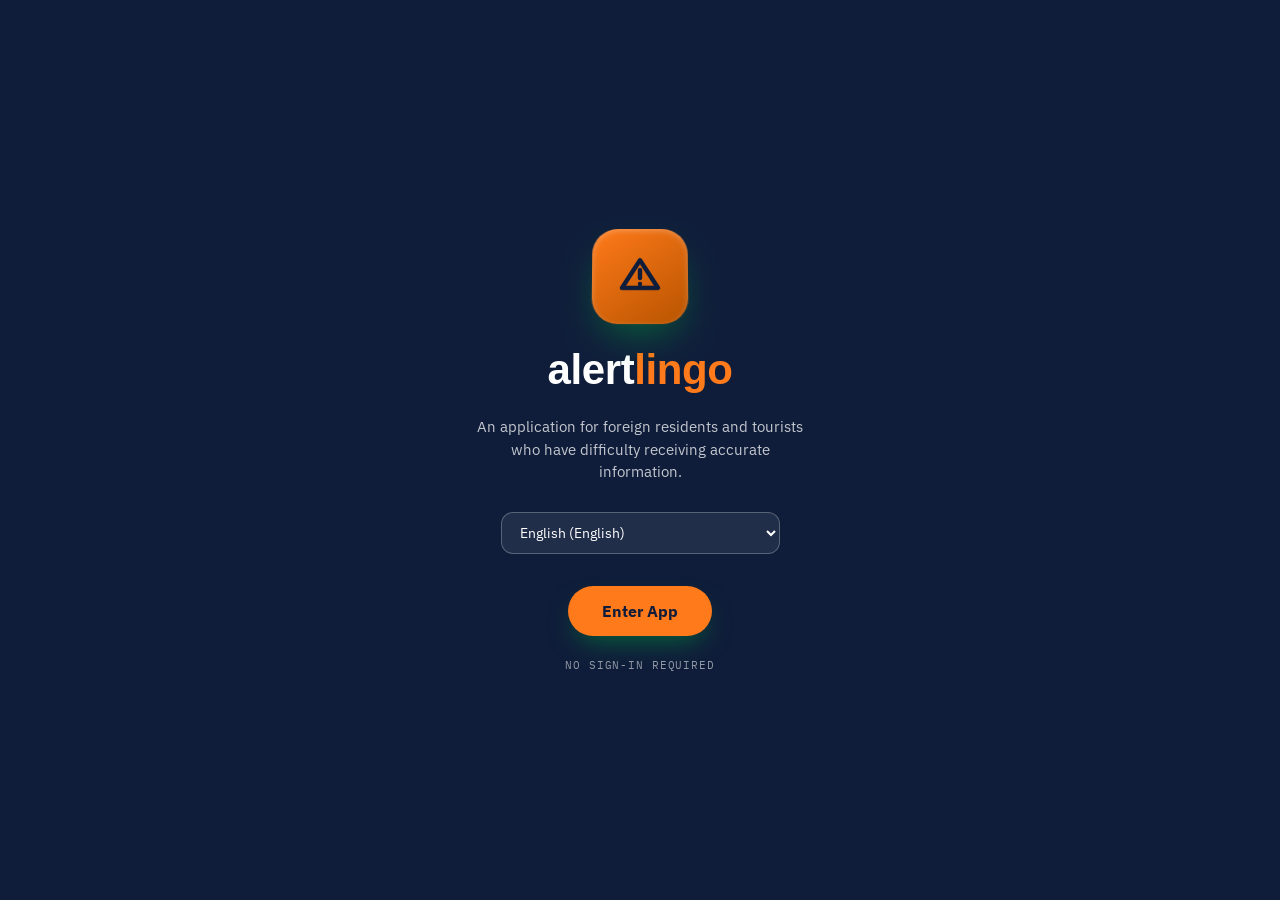
<file: app/index.html>
<!DOCTYPE html>
<html lang="en">
<head>
<meta charset="UTF-8">
<title>alertlingo — App Prototype</title>
<meta name="viewport" content="width=device-width, initial-scale=1.0, viewport-fit=cover">
<meta name="theme-color" content="#0F1D3A">
<meta name="description" content="alertlingo — multilingual disaster-alert app prototype">
<link rel="icon" href="data:image/svg+xml,%3Csvg xmlns='http://www.w3.org/2000/svg' viewBox='0 0 100 100'%3E%3Crect width='100' height='100' rx='22' fill='%230F1D3A'/%3E%3Cpath d='M50 15 88 82H12z' fill='none' stroke='%23E63946' stroke-width='6' stroke-linejoin='round'/%3E%3Cpath d='M50 40v18M50 66h.01' stroke='%23E63946' stroke-width='6' stroke-linecap='round'/%3E%3C/svg%3E">
<meta property="og:type" content="website">
<meta property="og:title" content="alertlingo — App Prototype">
<meta property="og:description" content="No foreigner left behind in a disaster. Multilingual alerts, offline maps, and emergency phrases — no sign-in required.">
<meta property="og:image" content="https://farhan-rafin.github.io/safebridge-japan-deck/og-image.png">
<meta name="twitter:card" content="summary_large_image">
<link rel="manifest" href="manifest.json">
<link rel="preconnect" href="https://fonts.googleapis.com">
<link href="https://fonts.googleapis.com/css2?family=Archivo+Expanded:wght@600;700;800&family=IBM+Plex+Sans:wght@400;500;600;700&family=IBM+Plex+Mono:wght@400;500;600&display=swap" rel="stylesheet">
<link rel="stylesheet" href="style.css">
</head>
<body>

<svg width="0" height="0" style="position:absolute">
<defs>
<symbol id="i-alert" viewBox="0 0 24 24"><path d="M3 18l9-14 9 14z"/><path d="M12 9v4M12 16h.01"/></symbol>
<symbol id="i-map" viewBox="0 0 24 24"><path d="M9 3 3 5v16l6-2 6 2 6-2V3l-6 2-6-2z"/><path d="M9 3v16M15 5v16"/></symbol>
<symbol id="i-wifi-off" viewBox="0 0 24 24"><path d="M2 2l20 20M8.5 16.5a5 5 0 0 1 7 0M5 12.5a10 10 0 0 1 5.5-3.5M19 12.5a10 10 0 0 0-3-3.5M12 20h.01"/></symbol>
<symbol id="i-globe" viewBox="0 0 24 24"><circle cx="12" cy="12" r="9"/><path d="M3 12h18M12 3a13 13 0 0 1 0 18 13 13 0 0 1 0-18z"/></symbol>
<symbol id="i-shield" viewBox="0 0 24 24"><path d="M12 2l8 3v6c0 5-3.4 8.7-8 11-4.6-2.3-8-6-8-11V5l8-3z"/></symbol>
<symbol id="i-users" viewBox="0 0 24 24"><circle cx="9" cy="8" r="3.2"/><path d="M2.5 20c0-3.5 3-6 6.5-6s6.5 2.5 6.5 6"/><circle cx="17.5" cy="9" r="2.6"/><path d="M15.8 14.2c2.7.4 5 2.5 5 5.8"/></symbol>
<symbol id="i-route" viewBox="0 0 24 24"><circle cx="5" cy="19" r="2.2"/><circle cx="19" cy="5" r="2.2"/><path d="M5 16.8V13a4 4 0 0 1 4-4h6a4 4 0 0 0 4-4"/></symbol>
<symbol id="i-clock" viewBox="0 0 24 24"><circle cx="12" cy="12" r="9"/><path d="M12 7v5l3.5 2"/></symbol>
<symbol id="i-phone" viewBox="0 0 24 24"><path d="M22 16.9v3a2 2 0 0 1-2.2 2 19.8 19.8 0 0 1-8.6-3.1 19.5 19.5 0 0 1-6-6A19.8 19.8 0 0 1 2.1 4.2 2 2 0 0 1 4 2h3a2 2 0 0 1 2 1.7c.1 1 .4 2 .7 3a2 2 0 0 1-.5 2.1L8 10.1a16 16 0 0 0 6 6l1.3-1.2a2 2 0 0 1 2.1-.5c1 .3 2 .5 3 .7a2 2 0 0 1 1.6 2z"/></symbol>
<symbol id="i-book" viewBox="0 0 24 24"><path d="M4 4.5A2.5 2.5 0 0 1 6.5 2H20v17H6.5A2.5 2.5 0 0 0 4 21.5v-17z"/><path d="M4 19.5A2.5 2.5 0 0 1 6.5 17H20"/></symbol>
<symbol id="i-hand" viewBox="0 0 24 24"><path d="M8 12V4a1.5 1.5 0 0 1 3 0v6M11 10V3a1.5 1.5 0 0 1 3 0v7M14 10.5V5a1.5 1.5 0 0 1 3 0v9M8 11l-2.2 2a2.6 2.6 0 0 0-.2 3.4l3 4A5 5 0 0 0 12.6 22H15a5 5 0 0 0 5-5v-4.5a1.5 1.5 0 0 0-3 0"/></symbol>
<symbol id="i-home" viewBox="0 0 24 24"><path d="M3 11l9-8 9 8"/><path d="M5 10v10h14V10"/></symbol>
<symbol id="i-bell" viewBox="0 0 24 24"><path d="M6 10a6 6 0 0 1 12 0c0 5 2 6 2 6H4s2-1 2-6z"/><path d="M10 20a2 2 0 0 0 4 0"/></symbol>
<symbol id="i-chat" viewBox="0 0 24 24"><path d="M4 4h16v12H8l-4 4z"/></symbol>
<symbol id="i-dots" viewBox="0 0 24 24"><circle cx="5" cy="12" r="1.6"/><circle cx="12" cy="12" r="1.6"/><circle cx="19" cy="12" r="1.6"/></symbol>
<symbol id="i-chev" viewBox="0 0 24 24"><path d="M9 6l6 6-6 6"/></symbol>
<symbol id="i-x" viewBox="0 0 24 24"><path d="M6 6l12 12M18 6L6 18"/></symbol>
<symbol id="i-print" viewBox="0 0 24 24"><path d="M6 9V3h12v6"/><rect x="4" y="9" width="16" height="8" rx="1.5"/><path d="M6 14h12v7H6z"/></symbol>
<symbol id="i-speaker" viewBox="0 0 24 24"><path d="M4 9v6h4l5 4V5L8 9H4z"/><path d="M16.5 8.5a5 5 0 0 1 0 7M19.5 6a9 9 0 0 1 0 12"/></symbol>
<symbol id="i-pin" viewBox="0 0 24 24"><path d="M12 21s7-6.5 7-12a7 7 0 1 0-14 0c0 5.5 7 12 7 12z"/><circle cx="12" cy="9" r="2.3"/></symbol>
</defs>
</svg>

<!-- ===== welcome ===== -->
<div id="welcome">
  <div class="badge3d"><svg class="icn"><use href="#i-alert"/></svg></div>
  <div class="mark">alert<span>lingo</span></div>
  <div class="tag" id="wTag">An application for foreign residents and tourists who have difficulty receiving accurate information.</div>
  <select id="welcomeLang" aria-label="Language"></select>
  <button id="enterBtn">Enter App</button>
  <div class="nologin" id="wNoLogin">No sign-in required</div>
</div>

<!-- ===== full screen alert sim ===== -->
<div id="alertOverlay">
  <svg class="icn aicn"><use href="#i-alert"/></svg>
  <h1 id="alertTitle">Tsunami Advisory — Evacuate Now</h1>
  <p id="alertBody">Move to high ground or the nearest designated shelter immediately.</p>
  <button id="alertDismiss">I understand, dismiss</button>
</div>

<!-- ===== deck / pamphlet modal ===== -->
<div class="modal" id="deckModal">
  <div class="modal-head"><h2 id="deckModalTitle">About This Project</h2><button class="modal-close" data-close="deckModal"><svg class="icn"><use href="#i-x"/></svg></button></div>
  <div class="modal-body"><iframe src="../index.html" title="Project slide deck"></iframe></div>
</div>
<div class="modal" id="pamphletModal">
  <div class="modal-head"><h2 id="pamphletModalTitle">Pamphlet & Manual</h2><button class="modal-close" data-close="pamphletModal"><svg class="icn"><use href="#i-x"/></svg></button></div>
  <div class="modal-body"><div class="pamphlet" id="pamphletBody"></div></div>
</div>

<!-- ===== app shell ===== -->
<div id="app">
  <div id="topbar">
    <div class="brand"><span class="dot"></span> <span id="brandLabel">alertlingo</span></div>
    <div class="right">
      <div id="connStatus"><span class="cdot"></span><span id="connLabel">Online</span></div>
      <select id="langSelect" aria-label="Language"></select>
    </div>
  </div>

  <div id="views">
    <!-- HOME -->
    <section class="view active" id="view-home">
      <div class="statusbar safe" id="statusBanner">
        <svg class="icn icn-big"><use href="#i-shield"/></svg>
        <div class="lbl" id="statusLabel">CURRENT STATUS</div>
        <div class="msg" id="statusMsg">No active warnings in your area</div>
      </div>

      <div class="sectionhead"><h2 id="qaTitle">Quick Actions</h2></div>
      <div class="qa-grid">
        <button class="qa-btn danger" id="btnSimAlert"><div class="ico-box"><svg class="icn"><use href="#i-alert"/></svg></div><span id="qaSim">Simulate Alert</span></button>
        <button class="qa-btn danger" id="btnCall119"><div class="ico-box"><svg class="icn"><use href="#i-phone"/></svg></div><span id="qaCall">Call 119</span></button>
        <button class="qa-btn" id="btnNearestShelter"><div class="ico-box"><svg class="icn"><use href="#i-pin"/></svg></div><span id="qaShelter">Nearest Shelter</span></button>
        <button class="qa-btn" id="btnPhrasebook"><div class="ico-box"><svg class="icn"><use href="#i-chat"/></svg></div><span id="qaPhrase">Phrasebook</span></button>
      </div>

      <div class="sectionhead"><h2 id="latestTitle">Latest Announcements</h2><a id="viewAllLink">View all</a></div>
      <div id="homeAnnouncements"></div>
    </section>

    <!-- ALERTS -->
    <section class="view" id="view-alerts">
      <div class="pagehead"><h1 id="alertsPageTitle">Announcements</h1></div>
      <div id="alertsList"></div>
    </section>

    <!-- MAP -->
    <section class="view" id="view-map">
      <div class="pagehead"><h1 id="mapPageTitle">Evacuation Map</h1></div>
      <div class="mapbox" id="mapBox"><iframe id="mapFrame" loading="lazy" referrerpolicy="no-referrer-when-downgrade"></iframe></div>
      <a class="dirbtn" id="openMapsLink" href="#" target="_blank" rel="noopener" style="margin:-8px 0 18px;"><svg class="icn" style="width:15px;height:15px"><use href="#i-map"/></svg><span id="openMapsLabel">Open in Google Maps</span></a>
      <div class="sectionhead"><h2 id="sheltersTitle">Shelters Near You</h2></div>
      <div id="shelterList"></div>
      <div class="sectionhead" style="margin-top:22px;"><h2 id="guideTitle">What To Do — In Plain Language</h2></div>
      <div id="guideSteps"></div>
      <div class="legend" id="legendRow"></div>
    </section>

    <!-- PHRASES -->
    <section class="view" id="view-phrases">
      <div class="pagehead"><h1 id="phrasesPageTitle">Emergency Phrases</h1><p id="phrasesHint">Tap any phrase to hear it spoken aloud.</p></div>
      <div id="phraseList"></div>
    </section>

    <!-- MORE -->
    <section class="view" id="view-more">
      <div class="pagehead"><h1 id="morePageTitle">More</h1></div>
      <div class="more-item" id="btnAbout">
        <div class="ico-box"><svg class="icn"><use href="#i-book"/></svg></div>
        <div class="txt"><h3 id="aboutTitle">About This Project</h3><p id="aboutDesc">View the full project slide deck.</p></div>
        <svg class="icn chev"><use href="#i-chev"/></svg>
      </div>
      <div class="more-item" id="btnPamphlet">
        <div class="ico-box"><svg class="icn"><use href="#i-print"/></svg></div>
        <div class="txt"><h3 id="pamphletTitle">Pamphlet & Manual</h3><p id="pamphletDesc">Printable one-page guide with icons.</p></div>
        <svg class="icn chev"><use href="#i-chev"/></svg>
      </div>
      <div class="demo-footer" id="demoNote">Demo prototype for a Strategic Project Management course — not an official warning system.</div>
    </section>
  </div>

  <div id="bottomnav">
    <button class="navbtn active" data-view="home"><svg class="icn"><use href="#i-home"/></svg><span id="nHome">Home</span></button>
    <button class="navbtn" data-view="alerts"><svg class="icn"><use href="#i-bell"/></svg><span id="nAlerts">Alerts</span></button>
    <button class="navbtn" data-view="map"><svg class="icn"><use href="#i-map"/></svg><span id="nMap">Map</span></button>
    <button class="navbtn" data-view="phrases"><svg class="icn"><use href="#i-chat"/></svg><span id="nPhrases">Phrases</span></button>
    <button class="navbtn" data-view="more"><svg class="icn"><use href="#i-dots"/></svg><span id="nMore">More</span></button>
  </div>
</div>

<script src="i18n.js"></script>
<script src="app.js"></script>
</body>
</html>
</file>
<file: app/style.css>
:root{
  --navy:#0F1D3A; --navy-2:#152647;
  --green:#E8720C; --green-bright:#FF7A1A; --green-dark:#B85400;
  --amber:#B98A00; --amber-bright:#FFC93C;
  --red:#C0392B; --red-bright:#E63946;
  --paper:#F7F5F0; --bg:#FDFCFA; --ink:#0F1D3A; --white:#FFFFFF;
  --mist:rgba(15,29,58,0.60); --line:rgba(15,29,58,0.12);
  --font-display:'Archivo Expanded', sans-serif;
  --font-body:'IBM Plex Sans', sans-serif;
  --font-mono:'IBM Plex Mono', monospace;
  --safe-bottom: env(safe-area-inset-bottom, 0px);
}
*{box-sizing:border-box; margin:0; padding:0;}
html,body{background:var(--bg); color:var(--ink); font-family:var(--font-body); width:100%; min-height:100%;}
body{-webkit-tap-highlight-color:transparent;}
button, input, select{font-family:inherit;}
a{color:inherit;}
.icn{width:22px;height:22px; stroke:currentColor; fill:none; stroke-width:1.8; stroke-linecap:round; stroke-linejoin:round; flex-shrink:0;}

/* ===== app shell ===== */
#app{display:none; max-width:520px; margin:0 auto; min-height:100vh; position:relative; background:var(--bg); box-shadow:0 0 60px rgba(15,29,58,0.08);}
#app.show{display:block;}

/* ---- welcome screen ---- */
#welcome{position:fixed; inset:0; z-index:200; background:var(--navy); color:var(--white); display:flex; flex-direction:column; align-items:center; justify-content:center; text-align:center; padding:32px; gap:22px; transition:opacity .5s ease, visibility 0s linear 0s;}
#welcome.hide{opacity:0; visibility:hidden; transition:opacity .5s ease, visibility 0s linear .5s;}
#welcome .mark{font-family:var(--font-display); font-weight:800; font-size:clamp(30px,8vw,42px); letter-spacing:-0.01em;}
#welcome .mark span{color:var(--green-bright);}
#welcome .tag{font-size:15px; color:rgba(255,255,255,0.75); max-width:340px; line-height:1.5;}
#welcome .badge3d{width:96px;height:96px;border-radius:26px; background:linear-gradient(145deg, var(--green-bright), var(--green-dark)); display:flex; align-items:center; justify-content:center; box-shadow:0 18px 40px -12px rgba(0,166,60,0.55), inset 0 2px 6px rgba(255,255,255,0.25); transform:perspective(600px) rotateX(8deg);}
#welcome .badge3d .icn{width:48px;height:48px; color:var(--navy); stroke-width:2.2;}
#welcome select{margin-top:6px; background:rgba(255,255,255,0.08); color:var(--white); border:1px solid rgba(255,255,255,0.25); border-radius:12px; padding:10px 14px; font-size:14px;}
#welcome select option{color:var(--ink);}
#enterBtn{margin-top:10px; background:var(--green-bright); color:var(--navy); border:none; padding:15px 34px; border-radius:30px; font-weight:700; font-size:15.5px; cursor:pointer; box-shadow:0 12px 28px -10px rgba(0,166,60,0.6); transition:transform .15s ease;}
#enterBtn:active{transform:scale(0.96);}
#welcome .nologin{font-family:var(--font-mono); font-size:11px; letter-spacing:0.08em; color:rgba(255,255,255,0.55); text-transform:uppercase;}

/* ---- top bar ---- */
#topbar{position:sticky; top:0; z-index:40; display:flex; align-items:center; justify-content:space-between; padding:14px 16px; background:rgba(253,252,250,0.92); backdrop-filter:blur(8px); border-bottom:1px solid var(--line);}
#topbar .brand{display:flex; align-items:center; gap:8px; font-family:var(--font-display); font-weight:800; font-size:15px;}
#topbar .brand .dot{width:7px;height:7px;border-radius:50%; background:var(--green); box-shadow:0 0 8px var(--green);}
#topbar .right{display:flex; align-items:center; gap:8px;}
#connStatus{display:flex; align-items:center; gap:5px; font-family:var(--font-mono); font-size:9.5px; letter-spacing:0.05em; text-transform:uppercase; color:var(--mist); padding:5px 9px; border:1px solid var(--line); border-radius:12px;}
#connStatus .cdot{width:6px;height:6px;border-radius:50%; background:var(--green);}
#connStatus.off .cdot{background:var(--amber);}
#langSelect{background:var(--white); border:1px solid var(--line); border-radius:10px; padding:6px 8px; font-size:12.5px; color:var(--ink);}

/* ---- views / pages ---- */
#views{padding:14px 16px calc(90px + var(--safe-bottom)); min-height:calc(100vh - 56px);}
.view{display:none; animation:viewIn .35s ease;}
.view.active{display:block;}
@keyframes viewIn{from{opacity:0; transform:translateY(10px);} to{opacity:1; transform:translateY(0);}}
.pagehead{margin-bottom:16px;}
.pagehead h1{font-family:var(--font-display); font-weight:700; font-size:21px; margin-bottom:4px;}
.pagehead p{font-size:13px; color:var(--mist); line-height:1.5;}

/* ---- status banner ---- */
.statusbar{border-radius:18px; padding:20px; margin-bottom:18px; color:var(--white); position:relative; overflow:hidden;}
.statusbar.safe{background:linear-gradient(135deg, var(--green-dark), var(--green));}
.statusbar.advisory{background:linear-gradient(135deg, #7a5300, var(--amber));}
.statusbar.warning{background:linear-gradient(135deg, #8a4a00, var(--amber-bright)); color:var(--navy);}
.statusbar.evacuate{background:linear-gradient(135deg, #7a1810, var(--red-bright));}
.statusbar .lbl{font-family:var(--font-mono); font-size:10.5px; letter-spacing:0.12em; text-transform:uppercase; opacity:0.85; margin-bottom:8px;}
.statusbar .msg{font-family:var(--font-display); font-weight:700; font-size:17px; line-height:1.35;}
.statusbar .icn-big{position:absolute; right:14px; top:14px; width:38px;height:38px; opacity:0.35;}

/* ---- quick actions grid ---- */
.qa-grid{display:grid; grid-template-columns:repeat(2,1fr); gap:10px; margin-bottom:22px;}
.qa-btn{background:var(--white); border:1px solid var(--line); border-radius:16px; padding:16px 12px; display:flex; flex-direction:column; align-items:flex-start; gap:10px; cursor:pointer; transition:transform .15s ease, border-color .2s;}
.qa-btn:active{transform:scale(0.96);}
.qa-btn .ico-box{width:38px;height:38px;border-radius:11px; background:rgba(0,166,60,0.14); border:1px solid rgba(0,166,60,0.32); display:flex; align-items:center; justify-content:center; color:var(--green);}
.qa-btn.danger .ico-box{background:rgba(230,57,70,0.14); border-color:rgba(230,57,70,0.35); color:var(--red);}
.qa-btn span{font-size:13px; font-weight:600; text-align:left;}

/* ---- section headers ---- */
.sectionhead{display:flex; align-items:center; justify-content:space-between; margin-bottom:10px;}
.sectionhead h2{font-family:var(--font-display); font-size:15.5px; font-weight:700;}
.sectionhead a{font-family:var(--font-mono); font-size:11px; color:var(--green); text-transform:uppercase; letter-spacing:0.06em; cursor:pointer;}

/* ---- announcement cards ---- */
.ann-card{background:var(--white); border:1px solid var(--line); border-left:4px solid var(--green); border-radius:14px; padding:14px 16px; margin-bottom:10px;}
.ann-card.warning{border-left-color:var(--amber-bright);}
.ann-card.evacuate{border-left-color:var(--red-bright);}
.ann-top{display:flex; align-items:center; gap:8px; margin-bottom:6px;}
.sev-chip{font-family:var(--font-mono); font-size:9.5px; letter-spacing:0.06em; text-transform:uppercase; padding:3px 8px; border-radius:10px; font-weight:600;}
.sev-chip.advisory{background:rgba(0,166,60,0.15); color:var(--green-dark);}
.sev-chip.warning{background:rgba(255,184,28,0.22); color:#8a5900;}
.sev-chip.evacuate{background:rgba(230,57,70,0.15); color:var(--red);}
.ann-time{font-family:var(--font-mono); font-size:10.5px; color:var(--mist); margin-left:auto;}
.ann-card h3{font-size:14.5px; font-weight:700; margin-bottom:4px; line-height:1.35;}
.ann-card p{font-size:13px; color:var(--mist); line-height:1.5;}
.ann-src{font-family:var(--font-mono); font-size:10px; color:var(--mist); margin-top:8px; opacity:0.8;}

/* ---- map ---- */
.mapbox{border-radius:16px; overflow:hidden; border:1px solid var(--line); margin-bottom:16px; height:230px; background:var(--paper);}
.mapbox iframe{width:100%; height:100%; border:0;}
.shelter-card{background:var(--white); border:1px solid var(--line); border-radius:14px; padding:14px; margin-bottom:10px; display:flex; gap:12px; align-items:flex-start;}
.shelter-card .ico-box{width:36px;height:36px;border-radius:10px; background:rgba(0,166,60,0.14); border:1px solid rgba(0,166,60,0.3); color:var(--green); display:flex; align-items:center; justify-content:center; flex-shrink:0;}
.shelter-card h3{font-size:14px; font-weight:700; margin-bottom:2px;}
.shelter-card .meta{font-size:11.5px; color:var(--mist); margin-bottom:8px;}
.dirbtn{display:inline-flex; align-items:center; gap:6px; font-size:12px; font-weight:600; color:var(--green-dark); background:rgba(0,166,60,0.1); border:1px solid rgba(0,166,60,0.3); padding:7px 12px; border-radius:20px; text-decoration:none; cursor:pointer;}

/* ---- guidance steps ---- */
.step-card{display:flex; gap:12px; align-items:flex-start; background:var(--white); border:1px solid var(--line); border-radius:14px; padding:14px; margin-bottom:9px;}
.step-num{width:28px;height:28px;border-radius:50%; background:var(--navy); color:var(--white); display:flex; align-items:center; justify-content:center; font-family:var(--font-mono); font-weight:700; font-size:12.5px; flex-shrink:0;}
.step-card p{font-size:13.5px; line-height:1.5; font-weight:500;}

/* ---- legend ---- */
.legend{display:flex; gap:10px; margin:14px 0 4px; flex-wrap:wrap;}
.legend .lg{display:flex; align-items:center; gap:7px; font-size:11.5px; color:var(--mist); background:var(--white); border:1px solid var(--line); border-radius:20px; padding:6px 11px;}
.legend .sw{width:11px;height:11px;border-radius:50%;}
.legend .sw.g{background:var(--green-bright);} .legend .sw.a{background:var(--amber-bright);} .legend .sw.r{background:var(--red-bright);}

/* ---- phrases ---- */
.phrase-cat{font-family:var(--font-mono); font-size:10.5px; letter-spacing:0.1em; text-transform:uppercase; color:var(--amber); margin:16px 0 8px;}
.phrase-cat:first-child{margin-top:0;}
.phrase-card{background:var(--white); border:1px solid var(--line); border-radius:14px; padding:14px 16px; margin-bottom:9px; cursor:pointer; transition:border-color .2s, transform .12s ease;}
.phrase-card:active{transform:scale(0.98);}
.phrase-card .native{font-size:16px; font-weight:700; margin-bottom:3px;}
.phrase-card .eng{font-size:12px; color:var(--mist);}
.phrase-card .speakrow{display:flex; align-items:center; gap:6px; margin-top:8px; font-size:11px; color:var(--green); font-family:var(--font-mono);}

/* ---- more list ---- */
.more-item{display:flex; align-items:center; gap:14px; background:var(--white); border:1px solid var(--line); border-radius:16px; padding:16px; margin-bottom:10px; cursor:pointer;}
.more-item .ico-box{width:42px;height:42px;border-radius:12px; background:rgba(0,166,60,0.14); border:1px solid rgba(0,166,60,0.3); color:var(--green); display:flex; align-items:center; justify-content:center; flex-shrink:0;}
.more-item .txt h3{font-size:14.5px; font-weight:700; margin-bottom:2px;}
.more-item .txt p{font-size:12.5px; color:var(--mist); line-height:1.4;}
.more-item .chev{margin-left:auto; color:var(--mist); flex-shrink:0;}
.demo-footer{font-size:11px; color:var(--mist); text-align:center; margin-top:24px; line-height:1.6; padding:0 8px;}

/* ---- bottom nav ---- */
#bottomnav{position:fixed; left:50%; bottom:0; transform:translateX(-50%); width:100%; max-width:520px; background:rgba(253,252,250,0.96); backdrop-filter:blur(10px); border-top:1px solid var(--line); display:flex; z-index:60; padding-bottom:var(--safe-bottom);}
.navbtn{flex:1; display:flex; flex-direction:column; align-items:center; gap:4px; padding:11px 4px 9px; background:none; border:none; color:var(--mist); cursor:pointer; font-size:10.5px; font-weight:600;}
.navbtn.active{color:var(--green-dark);}
.navbtn .icn{width:21px;height:21px;}

/* ---- modal (deck / pamphlet) ---- */
.modal{position:fixed; inset:0; z-index:150; background:var(--bg); display:none; flex-direction:column;}
.modal.show{display:flex;}
.modal-head{display:flex; align-items:center; justify-content:space-between; padding:14px 16px; border-bottom:1px solid var(--line); background:var(--white);}
.modal-head h2{font-family:var(--font-display); font-size:15.5px;}
.modal-close{background:rgba(15,29,58,0.06); border:none; width:32px;height:32px;border-radius:50%; display:flex; align-items:center; justify-content:center; cursor:pointer; color:var(--ink);}
.modal-body{flex:1; overflow:auto;}
.modal-body iframe{width:100%; height:100%; border:0;}

/* ---- pamphlet ---- */
.pamphlet{padding:22px 20px 60px; max-width:640px; margin:0 auto;}
.pamphlet h1{font-family:var(--font-display); font-size:26px; margin-bottom:6px;}
.pamphlet .sub{color:var(--mist); font-size:13px; margin-bottom:22px;}
.pamphlet .icon-legend{display:grid; grid-template-columns:1fr 1fr; gap:12px; margin-bottom:24px;}
.pamphlet .leg-item{display:flex; align-items:center; gap:10px; background:var(--paper); border-radius:12px; padding:12px;}
.pamphlet .leg-item .ico-box{width:36px;height:36px;border-radius:10px; display:flex; align-items:center; justify-content:center; flex-shrink:0;}
.pamphlet .leg-item.g .ico-box{background:rgba(0,166,60,.15); color:var(--green);}
.pamphlet .leg-item.a .ico-box{background:rgba(255,184,28,.2); color:#8a5900;}
.pamphlet .leg-item.r .ico-box{background:rgba(230,57,70,.15); color:var(--red);}
.pamphlet .leg-item span{font-size:12.5px; font-weight:600;}
#printBtn2{position:sticky; bottom:16px; margin:20px auto 0; display:block; background:var(--green-bright); color:var(--navy); border:none; padding:14px 28px; border-radius:30px; font-weight:700; cursor:pointer;}

/* ---- full-screen alert overlay ---- */
#alertOverlay{position:fixed; inset:0; z-index:300; display:none; flex-direction:column; align-items:center; justify-content:center; text-align:center; padding:40px 28px; color:var(--white);}
#alertOverlay.show{display:flex;}
#alertOverlay.evacuate{background:linear-gradient(160deg,#7a1810,var(--red-bright)); animation:pulseRed 1.4s ease-in-out infinite;}
@keyframes pulseRed{0%,100%{filter:brightness(1);} 50%{filter:brightness(1.15);}}
#alertOverlay .aicn{width:84px;height:84px; margin-bottom:20px; stroke-width:1.6;}
#alertOverlay h1{font-family:var(--font-display); font-size:clamp(24px,7vw,34px); margin-bottom:12px; line-height:1.25;}
#alertOverlay p{font-size:15px; opacity:0.92; max-width:380px; line-height:1.55; margin-bottom:30px;}
#alertOverlay button{background:var(--white); color:var(--red); border:none; padding:15px 30px; border-radius:30px; font-weight:700; cursor:pointer;}

@media (min-width:600px){
  #app{border-left:1px solid var(--line); border-right:1px solid var(--line);}
}
</file>
